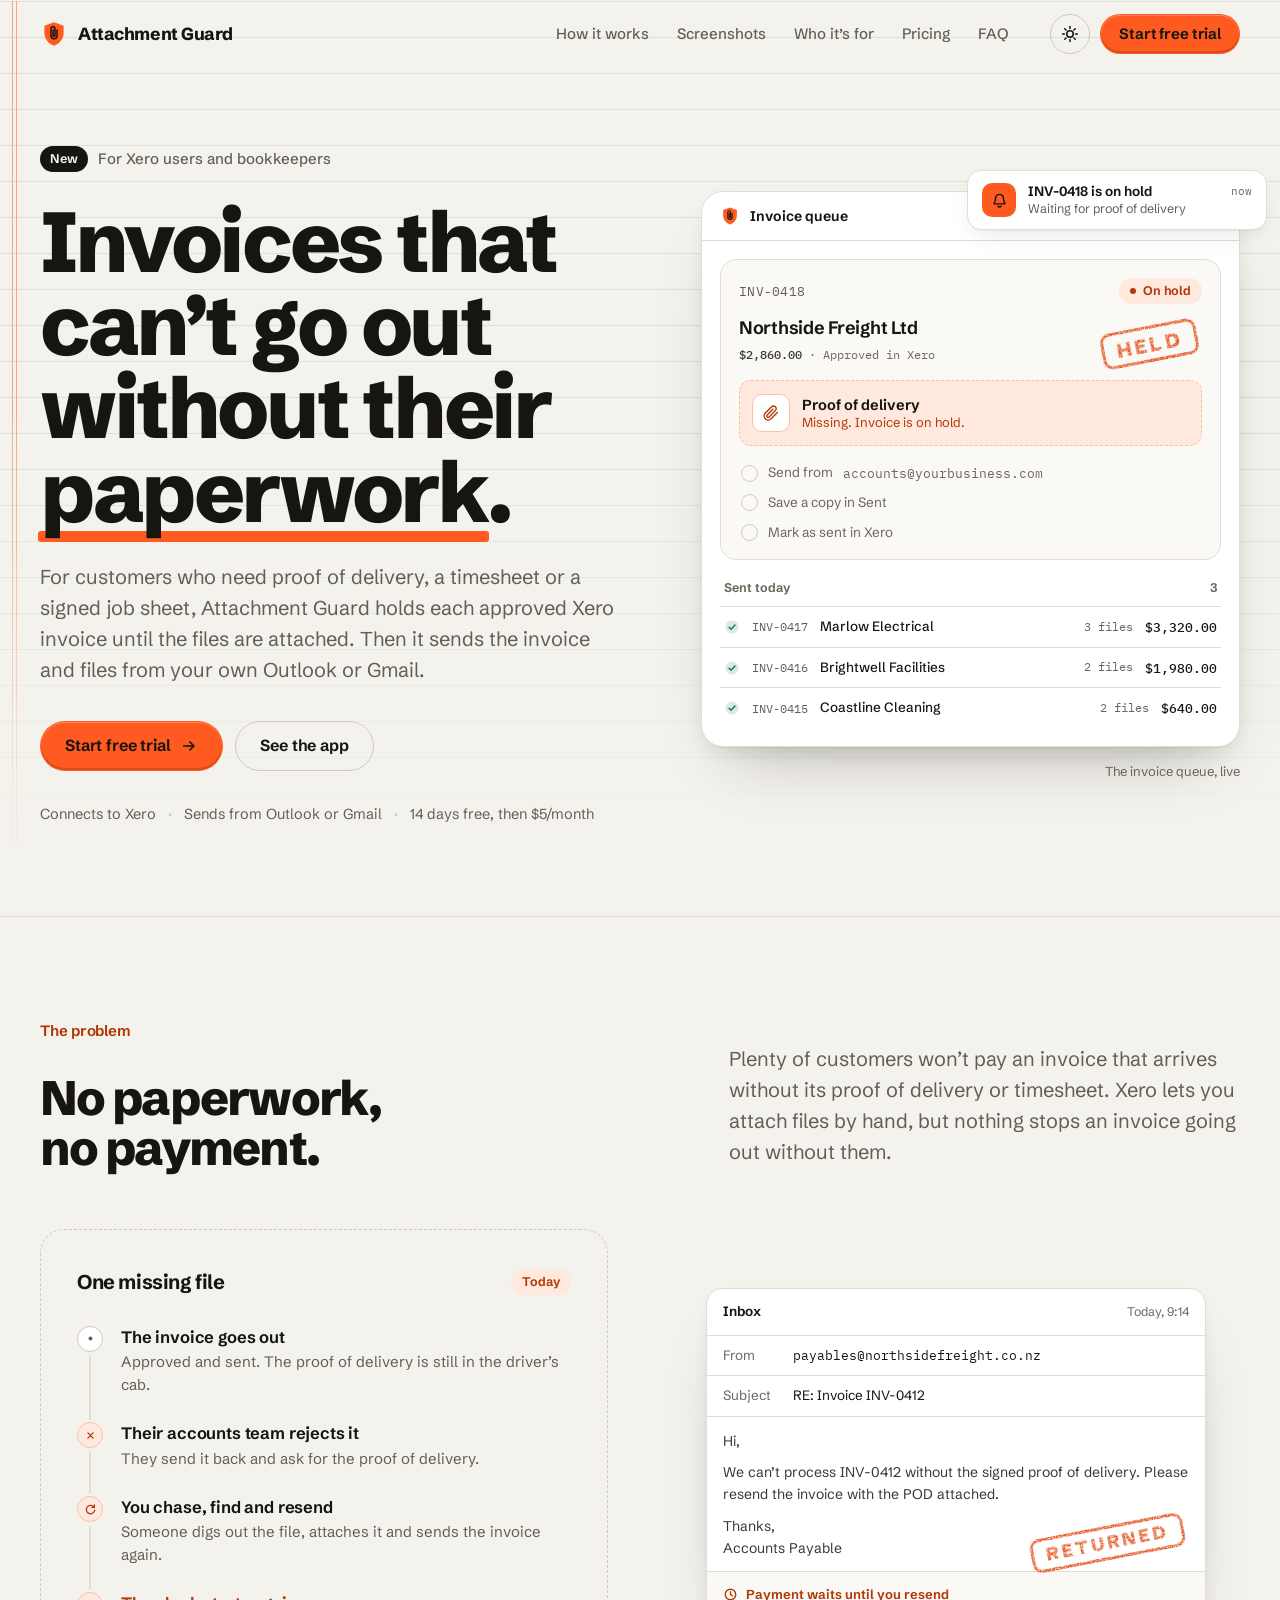
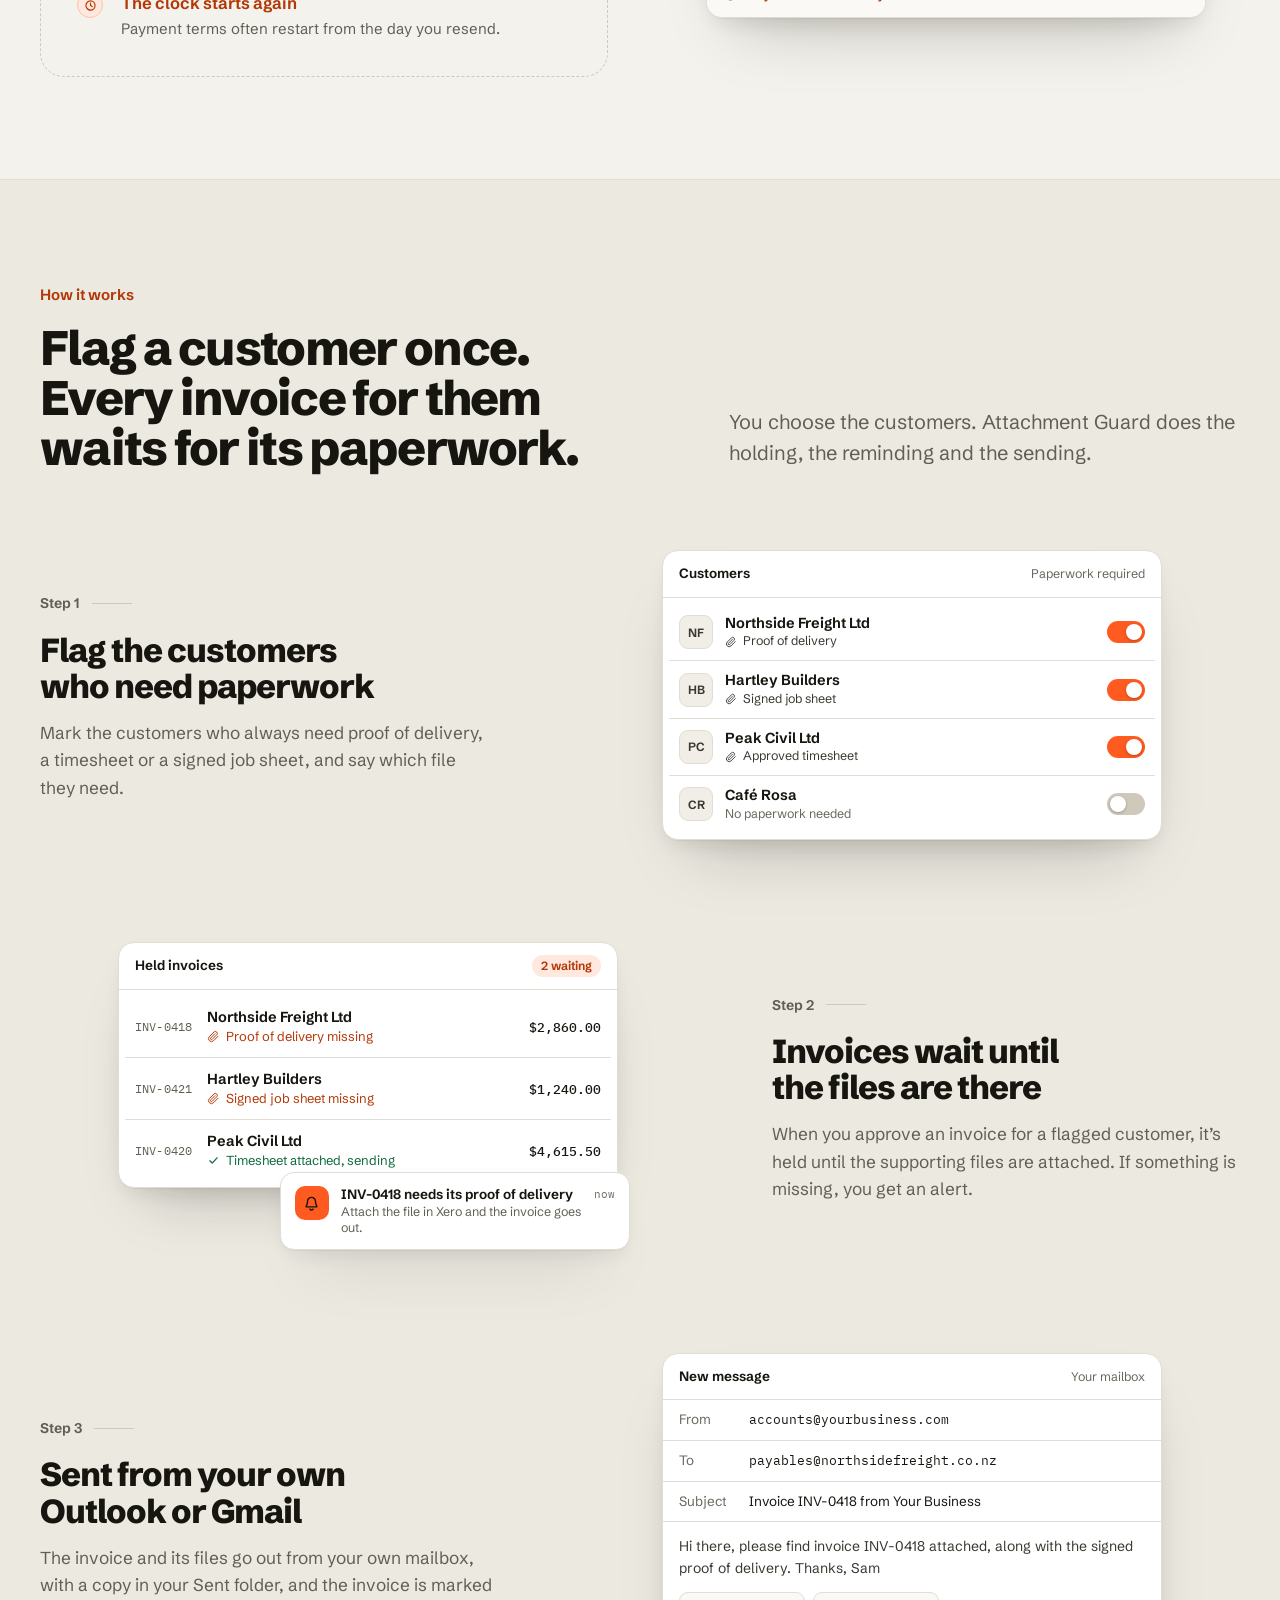
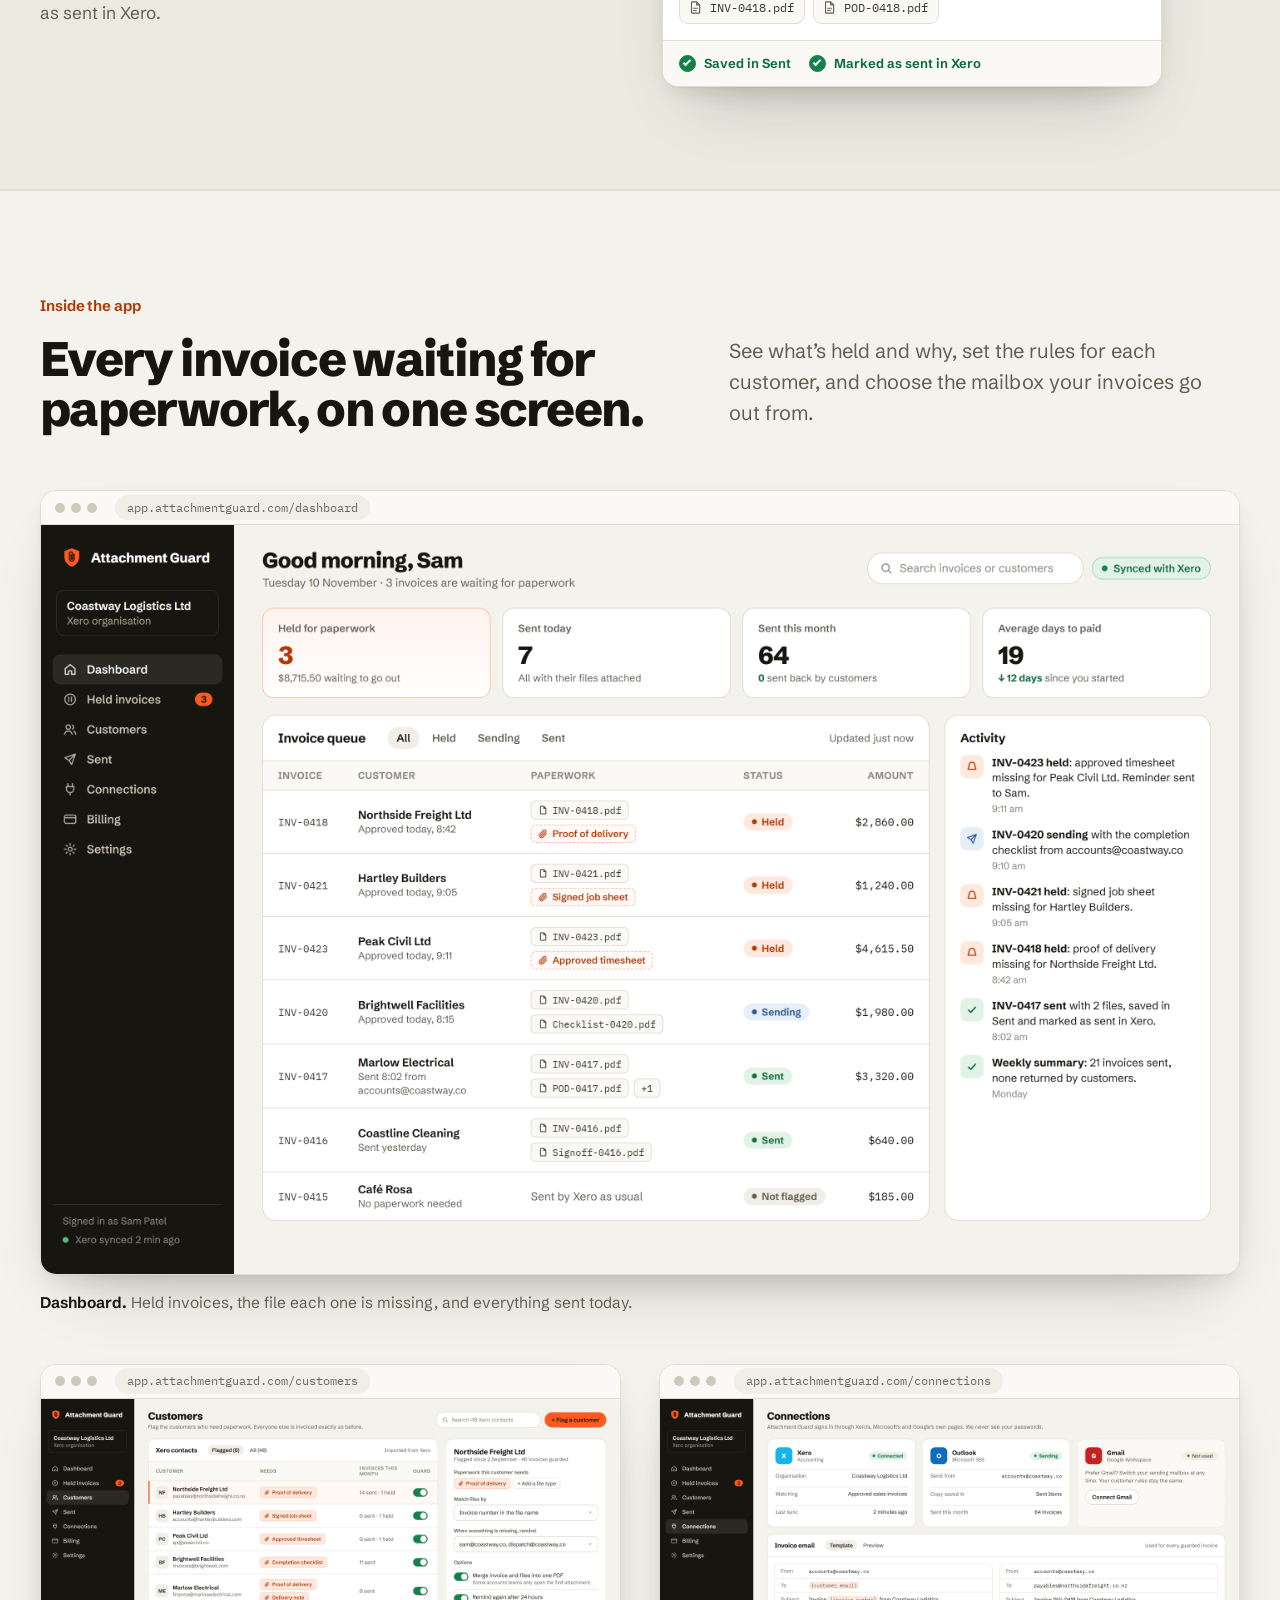
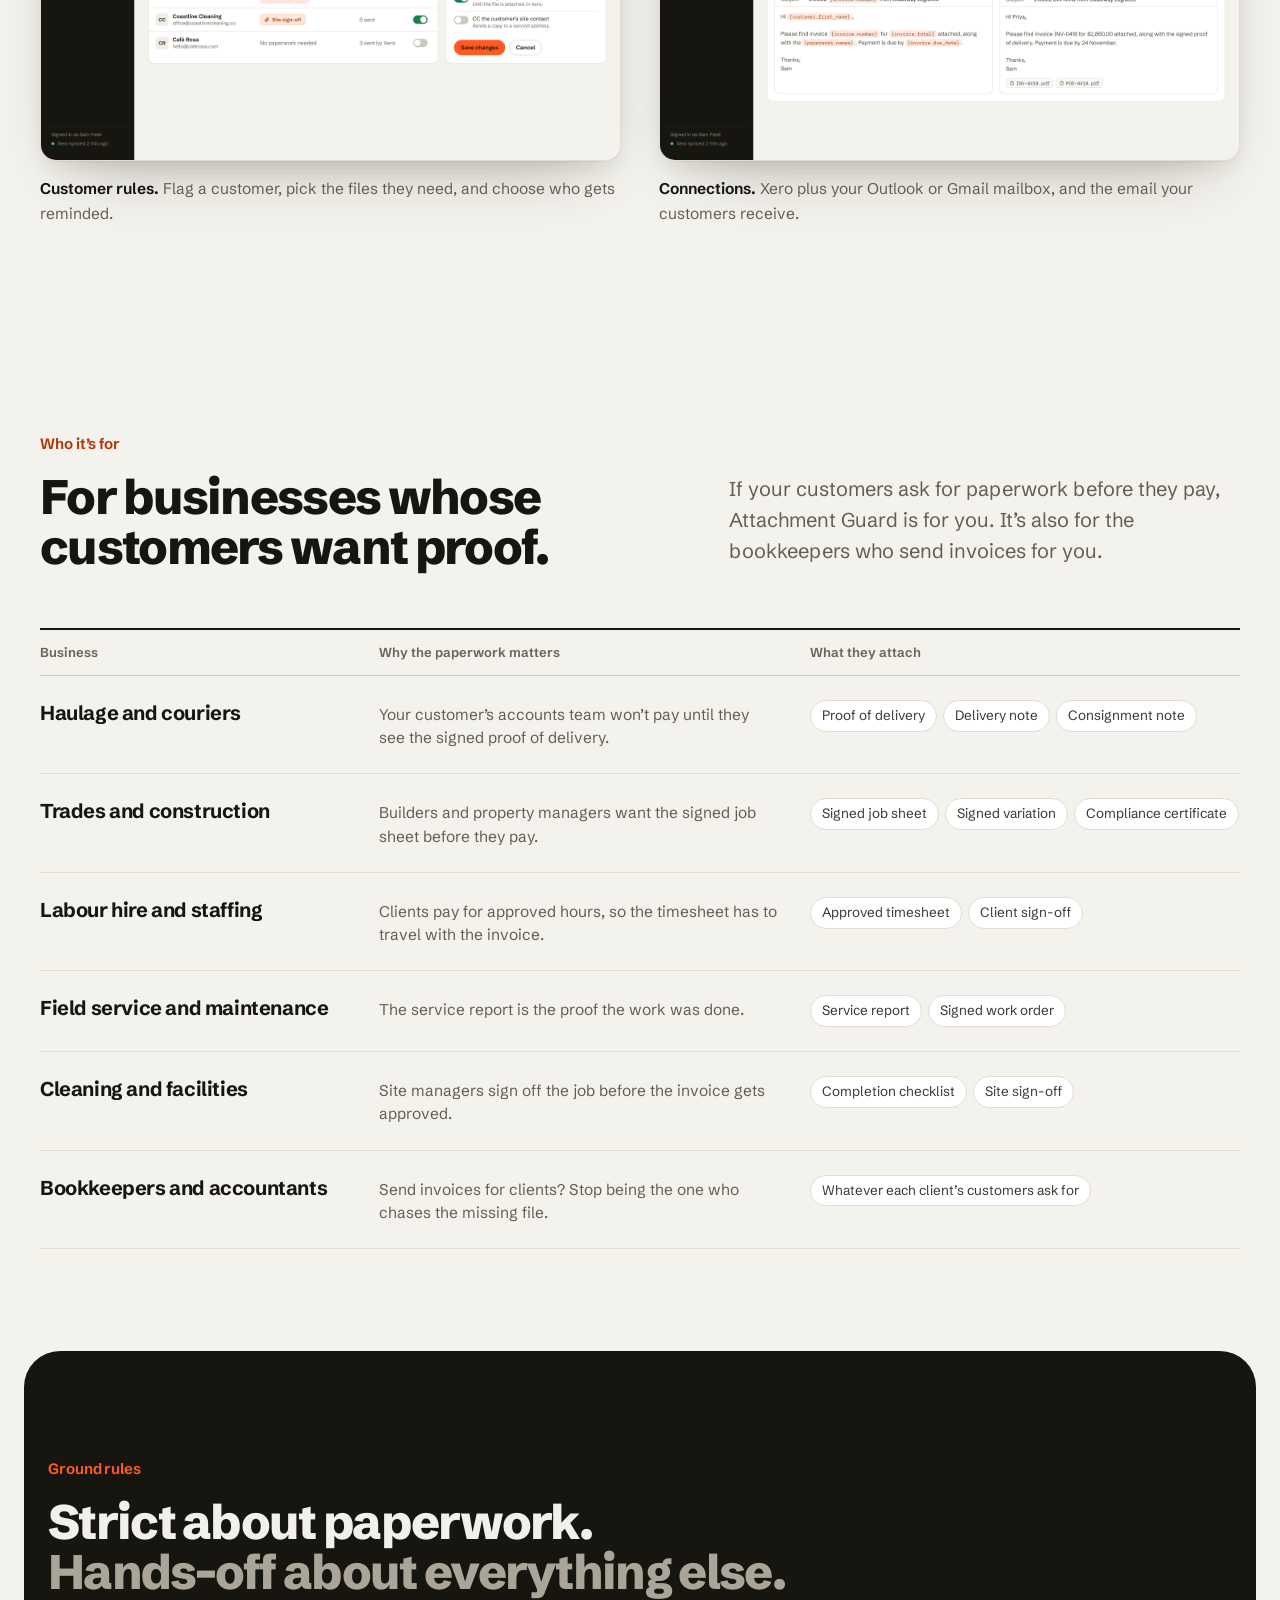
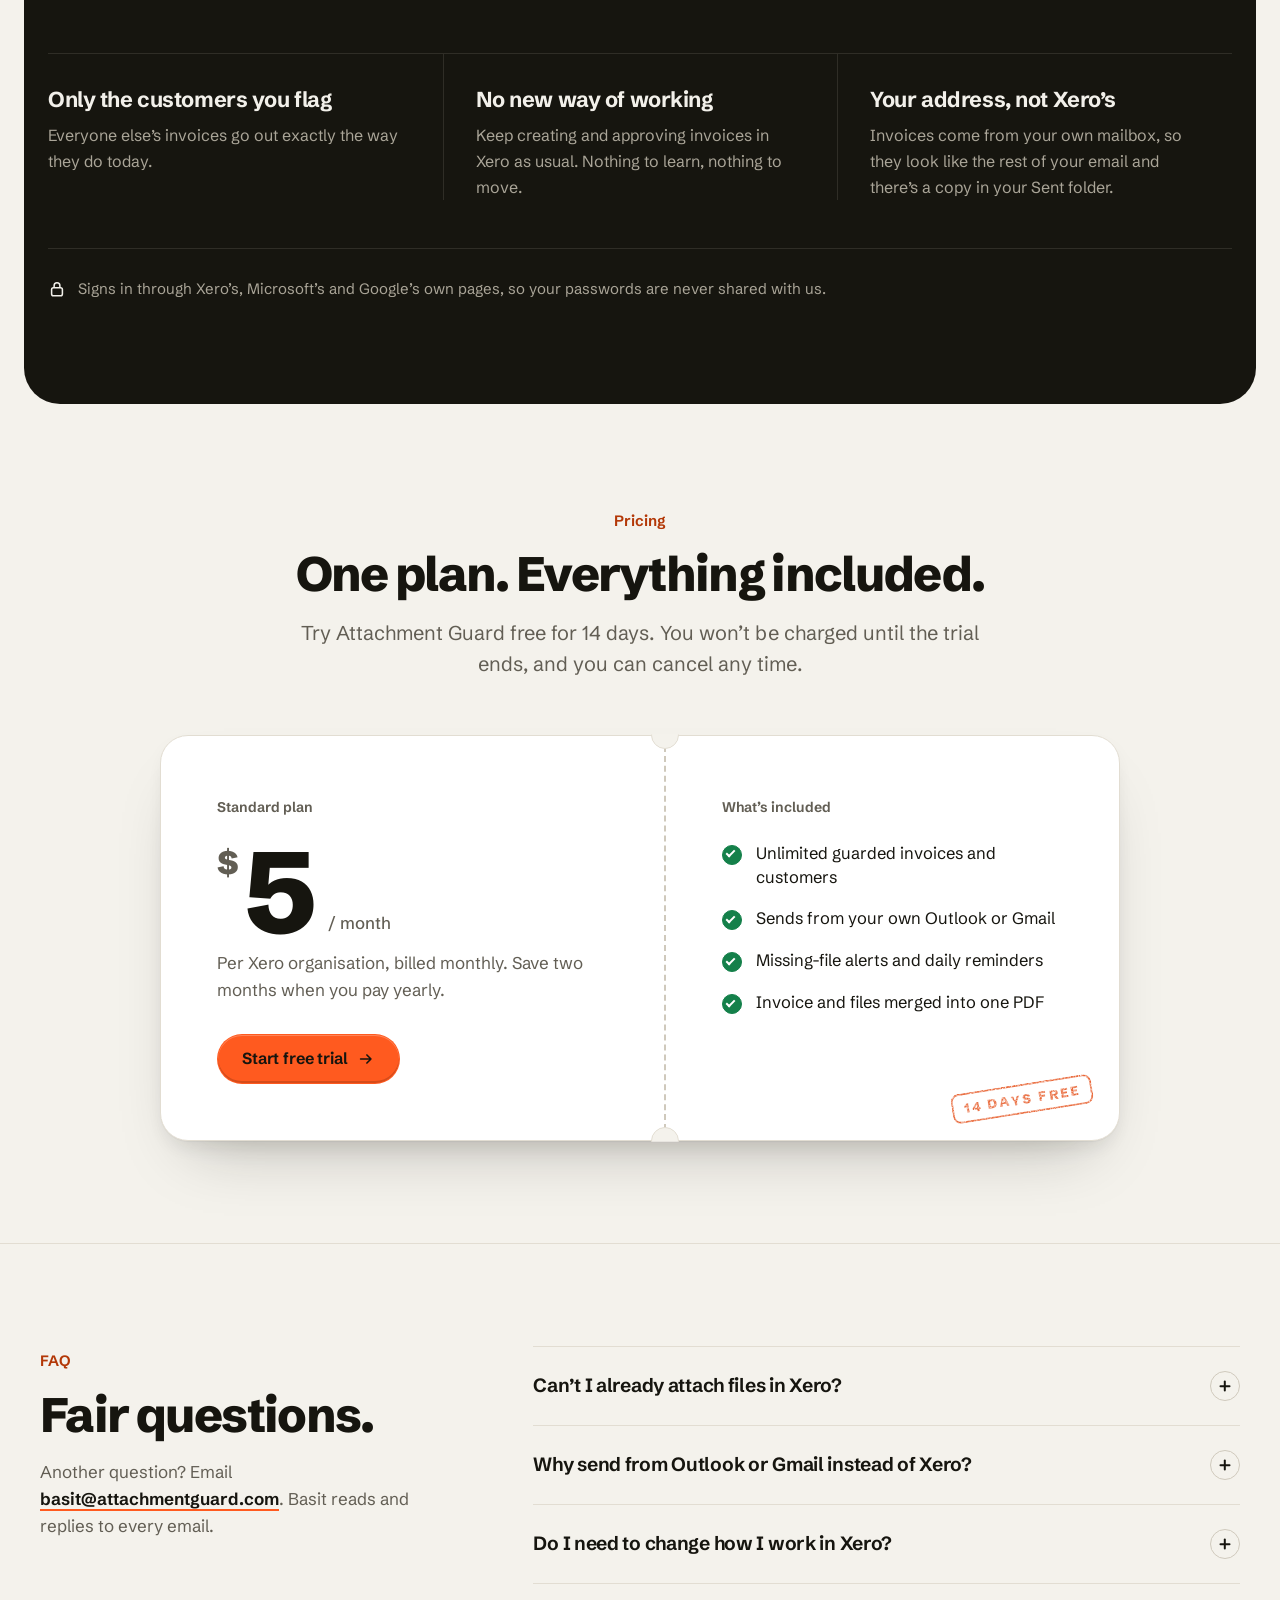
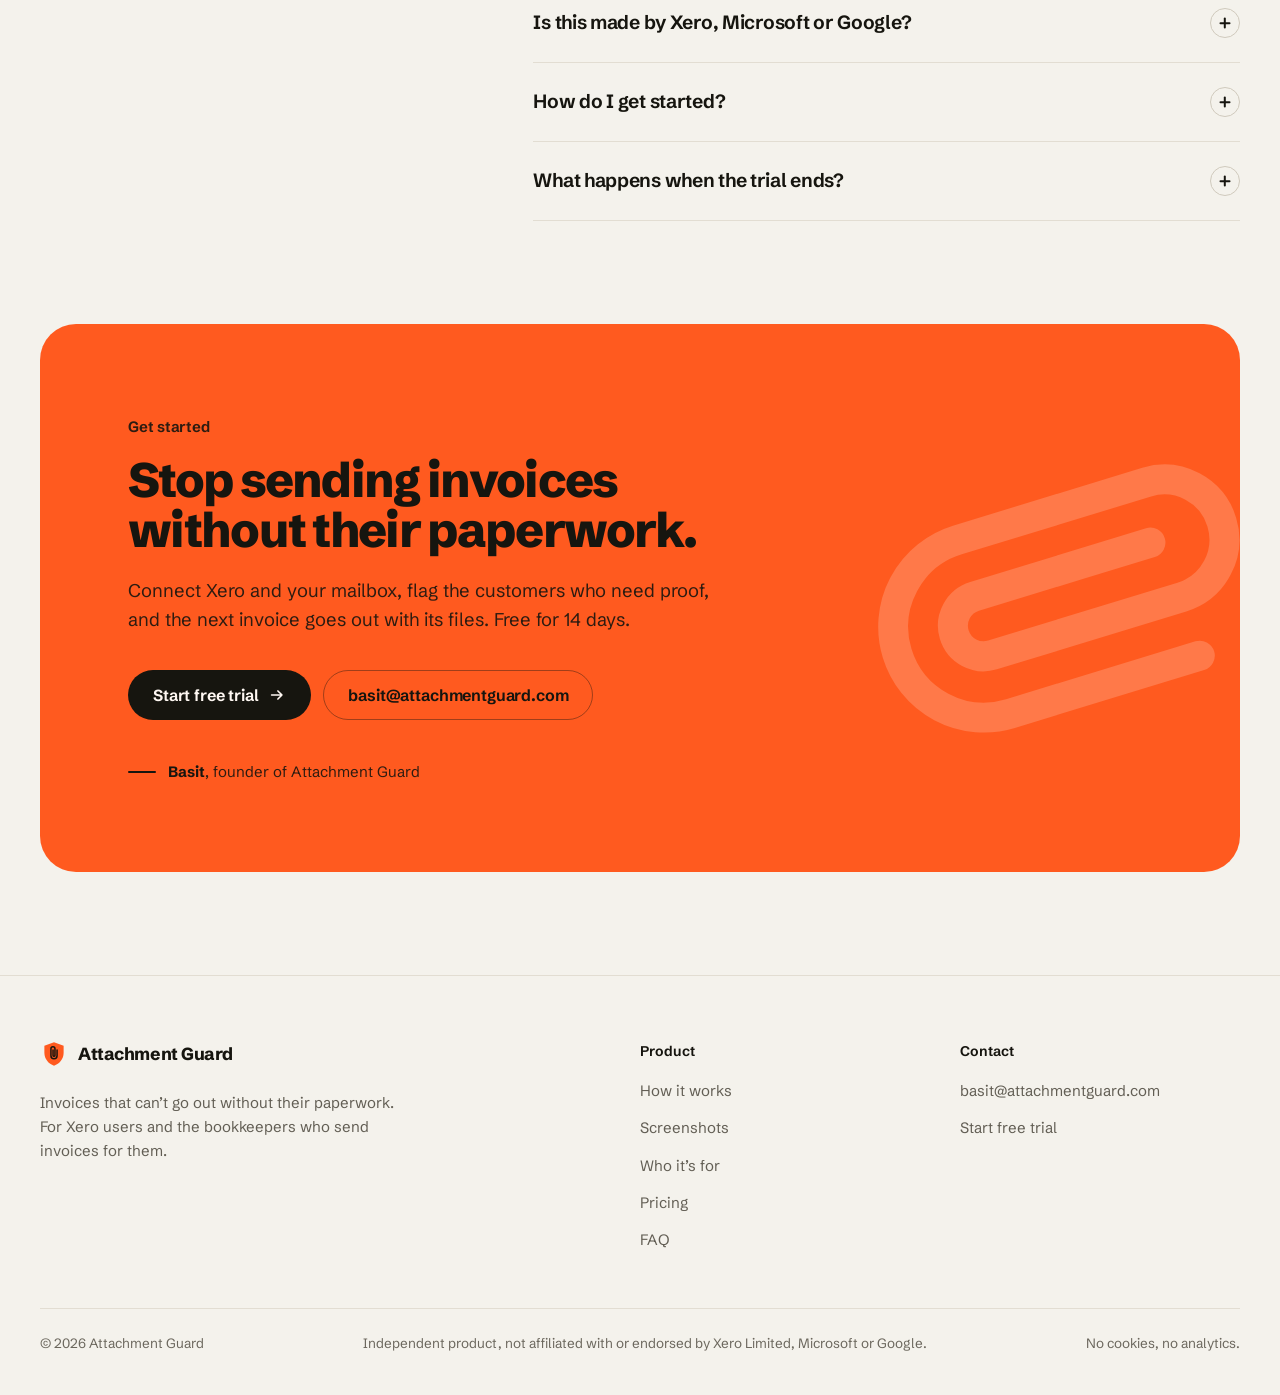
<file: index.html>
<!doctype html>
<html lang="en">
<head>
  <meta charset="utf-8">
  <meta name="viewport" content="width=device-width, initial-scale=1">
  <title>Attachment Guard – Invoices that can’t go out without their paperwork</title>
  <meta name="description" content="Attachment Guard holds Xero invoices until the proof of delivery, timesheet or signed job sheet is attached, then sends them from your own Outlook or Gmail. Try it free for 14 days.">
  <link rel="canonical" href="https://attachmentguard.com/">
  <meta name="color-scheme" content="light dark">
  <meta name="theme-color" content="#f4f2ec">
  <link rel="icon" href="favicon.svg" type="image/svg+xml">
  <link rel="apple-touch-icon" href="apple-touch-icon.png">
  <link rel="preload" href="assets/fonts/schibsted-grotesk-latin.woff2" as="font" type="font/woff2" crossorigin>

  <meta property="og:type" content="website">
  <meta property="og:site_name" content="Attachment Guard">
  <meta property="og:url" content="https://attachmentguard.com/">
  <meta property="og:title" content="Attachment Guard – Invoices that can’t go out without their paperwork">
  <meta property="og:description" content="Holds Xero invoices until the proof of delivery, timesheet or job sheet is attached, then sends them from your own Outlook or Gmail.">
  <meta property="og:image" content="https://attachmentguard.com/og.png">
  <meta property="og:image:width" content="1200">
  <meta property="og:image:height" content="630">
  <meta property="og:image:alt" content="Attachment Guard: invoices that can’t go out without their paperwork.">
  <meta name="twitter:card" content="summary_large_image">

  <script>
    /* Pick the theme before first paint so there is no flash. */
    (function () {
      var root = document.documentElement, saved = null;
      root.classList.add('js');
      try { saved = localStorage.getItem('ag-theme'); } catch (e) {}
      var theme = saved === 'light' || saved === 'dark' ? saved
        : (window.matchMedia && matchMedia('(prefers-color-scheme: dark)').matches ? 'dark' : 'light');
      root.setAttribute('data-theme', theme);
      // If app.js never runs, show everything rather than leave reveals hidden.
      setTimeout(function () { if (!root.classList.contains('js-ready')) root.classList.remove('js'); }, 3000);
      var meta = document.querySelector('meta[name="theme-color"]');
      if (meta) meta.setAttribute('content', theme === 'dark' ? '#0f0e0c' : '#f4f2ec');
    })();
  </script>
  <link rel="stylesheet" href="assets/styles.css?v=6">
  <script src="assets/app.js?v=4" defer></script>
</head>
<body>
  <a class="skip" href="#main">Skip to content</a>

  <svg width="0" height="0" style="position:absolute" aria-hidden="true" focusable="false">
    <defs>
      <symbol id="i-arrow" viewBox="0 0 20 20"><path d="M4 10h11.5M11 5.5 15.5 10 11 14.5" fill="none" stroke="currentColor" stroke-width="1.8" stroke-linecap="round" stroke-linejoin="round"/></symbol>
      <symbol id="i-check" viewBox="0 0 20 20"><path d="m4.5 10.5 3.6 3.6 7.4-8.2" fill="none" stroke="currentColor" stroke-width="2" stroke-linecap="round" stroke-linejoin="round"/></symbol>
      <symbol id="i-check-circle" viewBox="0 0 20 20"><circle cx="10" cy="10" r="8.25" fill="currentColor" opacity=".16"/><path d="m6.4 10.3 2.5 2.5 4.8-5.3" fill="none" stroke="currentColor" stroke-width="1.9" stroke-linecap="round" stroke-linejoin="round"/></symbol>
      <symbol id="i-clip" viewBox="0 0 24 24"><path d="m20.5 11.4-8.4 8.4a5.4 5.4 0 0 1-7.7-7.7l8.4-8.4a3.6 3.6 0 0 1 5.1 5.1l-8.4 8.4a1.8 1.8 0 0 1-2.6-2.6l7.8-7.8" fill="none" stroke="currentColor" stroke-width="1.8" stroke-linecap="round" stroke-linejoin="round"/></symbol>
      <symbol id="i-file" viewBox="0 0 20 20"><path d="M5.5 2.5h6l4 4v10.2a.8.8 0 0 1-.8.8H5.5a.8.8 0 0 1-.8-.8V3.3a.8.8 0 0 1 .8-.8Z" fill="none" stroke="currentColor" stroke-width="1.5" stroke-linejoin="round"/><path d="M11.5 2.5v4h4" fill="none" stroke="currentColor" stroke-width="1.5" stroke-linejoin="round"/><path d="M7.5 11h5M7.5 14h3.5" stroke="currentColor" stroke-width="1.5" stroke-linecap="round"/></symbol>
      <symbol id="i-bell" viewBox="0 0 20 20"><path d="M10 2.8a4.7 4.7 0 0 0-4.7 4.7c0 2.6-.7 4.4-1.5 5.5-.3.4 0 1 .5 1h11.4c.5 0 .8-.6.5-1-.8-1.1-1.5-2.9-1.5-5.5A4.7 4.7 0 0 0 10 2.8Z" fill="none" stroke="currentColor" stroke-width="1.7" stroke-linejoin="round"/><path d="M8.2 16.6a2 2 0 0 0 3.6 0" fill="none" stroke="currentColor" stroke-width="1.7" stroke-linecap="round"/></symbol>
      <symbol id="i-x" viewBox="0 0 20 20"><path d="m6 6 8 8M14 6l-8 8" fill="none" stroke="currentColor" stroke-width="2" stroke-linecap="round"/></symbol>
      <symbol id="i-redo" viewBox="0 0 20 20"><path d="M15.5 6.5A6.5 6.5 0 1 0 16.5 11" fill="none" stroke="currentColor" stroke-width="1.9" stroke-linecap="round"/><path d="M16 3v3.8h-3.8" fill="none" stroke="currentColor" stroke-width="1.9" stroke-linecap="round" stroke-linejoin="round"/></symbol>
      <symbol id="i-clock" viewBox="0 0 20 20"><circle cx="10" cy="10" r="7" fill="none" stroke="currentColor" stroke-width="1.8"/><path d="M10 6.2V10l2.6 1.7" fill="none" stroke="currentColor" stroke-width="1.8" stroke-linecap="round" stroke-linejoin="round"/></symbol>
      <symbol id="i-dot" viewBox="0 0 20 20"><circle cx="10" cy="10" r="3" fill="currentColor"/></symbol>
      <symbol id="i-lock" viewBox="0 0 20 20"><rect x="4" y="8.5" width="12" height="9" rx="2" fill="none" stroke="currentColor" stroke-width="1.7"/><path d="M6.8 8.5V6.3a3.2 3.2 0 0 1 6.4 0v2.2" fill="none" stroke="currentColor" stroke-width="1.7"/></symbol>
      <symbol id="i-logo" viewBox="0 0 32 32"><path class="logo-shield" d="M16 2.5 5 6.5v8.2c0 7.1 4.7 12.6 11 14.8 6.3-2.2 11-7.7 11-14.8V6.5L16 2.5z"/><path class="logo-clip" d="M19.5 11.5v6.5a3.5 3.5 0 0 1-7 0V10a2.3 2.3 0 0 1 4.6 0v7.6a1.1 1.1 0 0 1-2.2 0v-6.1" fill="none" stroke-width="1.7" stroke-linecap="round" stroke-linejoin="round"/></symbol>
    </defs>
  </svg>

  <header class="site-header">
    <div class="container header-inner">
      <a class="brand" href="#top" aria-label="Attachment Guard, back to top">
        <svg aria-hidden="true"><use href="#i-logo"/></svg>
        <span>Attachment Guard</span>
      </a>
      <nav class="nav" aria-label="Main">
        <a href="#how">How it works</a>
        <a href="#product">Screenshots</a>
        <a href="#who">Who it’s for</a>
        <a href="#pricing">Pricing</a>
        <a href="#faq">FAQ</a>
      </nav>
      <div class="header-actions">
        <button class="icon-btn theme-toggle" type="button" aria-label="Switch to dark theme">
          <svg class="i-sun" viewBox="0 0 20 20" aria-hidden="true"><circle cx="10" cy="10" r="3.6" fill="none" stroke="currentColor" stroke-width="1.7"/><path d="M10 1.8v2M10 16.2v2M1.8 10h2M16.2 10h2M4.2 4.2l1.4 1.4M14.4 14.4l1.4 1.4M4.2 15.8l1.4-1.4M14.4 5.6l1.4-1.4" stroke="currentColor" stroke-width="1.7" stroke-linecap="round"/></svg>
          <svg class="i-moon" viewBox="0 0 20 20" aria-hidden="true"><path d="M16.4 12.6A6.9 6.9 0 0 1 7.4 3.6a7 7 0 1 0 9 9Z" fill="none" stroke="currentColor" stroke-width="1.7" stroke-linejoin="round"/></svg>
        </button>
        <a class="btn btn-primary btn-sm header-cta" href="checkout.html">Start free trial</a>
        <button class="icon-btn menu-btn" type="button" aria-expanded="false" aria-controls="mobile-nav" aria-label="Open menu">
          <svg class="i-menu" viewBox="0 0 20 20" aria-hidden="true"><path d="M3.5 7h13M3.5 13h13" stroke="currentColor" stroke-width="1.8" stroke-linecap="round"/></svg>
          <svg class="i-close" viewBox="0 0 20 20" aria-hidden="true"><use href="#i-x"/></svg>
        </button>
      </div>
    </div>
    <nav class="mobile-nav container" id="mobile-nav" aria-label="Mobile">
      <a href="#how">How it works</a>
      <a href="#product">Screenshots</a>
      <a href="#who">Who it’s for</a>
      <a href="#pricing">Pricing</a>
      <a href="#faq">FAQ</a>
      <a class="btn btn-primary" href="checkout.html">Start free trial <svg class="arrow" aria-hidden="true"><use href="#i-arrow"/></svg></a>
    </nav>
  </header>

  <main id="main">
    <!-- Hero -->
    <section class="hero" aria-labelledby="hero-title">
      <div class="hero-bg" aria-hidden="true"></div>
      <div class="container hero-grid">
        <div class="hero-copy">
          <p class="kicker" data-load style="--i:0"><span class="kicker-tag">New</span>For Xero users and bookkeepers</p>
          <h1 class="display hero-title" id="hero-title">
            <span class="visually-hidden">Invoices that can’t go out without their paperwork.</span>
            <span aria-hidden="true"><span class="w" style="--i:1">Invoices</span> <span class="w" style="--i:2">that</span> <span class="w" style="--i:3">can’t</span> <span class="w" style="--i:4">go</span> <span class="w" style="--i:5">out</span> <span class="w" style="--i:6">without</span> <span class="w" style="--i:7">their</span> <span class="w" style="--i:8"><span class="mark">paperwork</span>.</span></span>
          </h1>
          <p class="lede" data-load style="--i:9">For customers who need proof of delivery, a timesheet or a signed job sheet, Attachment Guard holds each approved Xero invoice until the files are attached. Then it sends the invoice and files from your own Outlook or Gmail.</p>
          <div class="cta-row" data-load style="--i:10">
            <a class="btn btn-primary" href="checkout.html">Start free trial <svg class="arrow" aria-hidden="true"><use href="#i-arrow"/></svg></a>
            <a class="btn btn-secondary" href="#product">See the app</a>
          </div>
          <ul class="hero-points" data-load style="--i:11">
            <li>Connects to Xero</li>
            <li>Sends from Outlook or Gmail</li>
            <li>14 days free, then $5/month</li>
          </ul>
        </div>

        <div class="console-wrap" data-load style="--i:6">
          <div class="console" role="img" aria-label="Illustration: an approved invoice for Northside Freight is held because its proof of delivery is missing. The file is attached, the invoice is released, sent from your own mailbox with a copy in Sent, and marked as sent in Xero.">
            <div class="console-head" aria-hidden="true">
              <span class="console-title"><svg><use href="#i-logo"/></svg>Invoice queue</span>
              <span class="sync"><i class="pulse"></i>Synced with Xero</span>
            </div>
            <div class="console-body" aria-hidden="true">
              <article class="inv-card" data-card>
                <div class="inv-top">
                  <span class="inv-no" data-f="no">INV-0418</span>
                  <span class="status is-checking" data-f="status"><i class="dot"></i><span data-f="status-text">Checking paperwork</span></span>
                </div>
                <div class="inv-cust" data-f="cust">Northside Freight Ltd</div>
                <div class="inv-sub"><b data-f="amt">$2,860.00</b> · Approved in Xero</div>
                <div class="dropzone">
                  <span class="dz-icon">
                    <svg class="i-clip"><use href="#i-clip"/></svg>
                    <svg class="i-check"><use href="#i-check"/></svg>
                  </span>
                  <span class="dz-text">
                    <b data-f="doc">Proof of delivery</b>
                    <span data-f="dz-state">Required for this customer</span>
                  </span>
                  <span class="dz-file"><svg><use href="#i-file"/></svg><span data-f="file">POD-0418.pdf</span> <small data-f="size">214 KB</small></span>
                </div>
                <ol class="send-steps">
                  <li><i class="tick"></i>Send from <span class="addr">accounts@yourbusiness.com</span></li>
                  <li><i class="tick"></i>Save a copy in Sent</li>
                  <li><i class="tick"></i>Mark as sent in Xero</li>
                </ol>
                <span class="stamp stamp-held">Held</span>
                <span class="stamp stamp-ok">Released</span>
              </article>

              <div class="sent">
                <div class="sent-head"><span>Sent today</span><span data-f="count">3</span></div>
                <ul class="sent-list" data-sent>
                  <li><svg class="s-ok"><use href="#i-check-circle"/></svg><span class="s-no">INV-0417</span><span class="s-cust">Marlow Electrical</span><span class="s-files">3 files</span><span class="s-amt">$3,320.00</span></li>
                  <li><svg class="s-ok"><use href="#i-check-circle"/></svg><span class="s-no">INV-0416</span><span class="s-cust">Brightwell Facilities</span><span class="s-files">2 files</span><span class="s-amt">$1,980.00</span></li>
                  <li><svg class="s-ok"><use href="#i-check-circle"/></svg><span class="s-no">INV-0415</span><span class="s-cust">Coastline Cleaning</span><span class="s-files">2 files</span><span class="s-amt">$640.00</span></li>
                </ul>
              </div>
            </div>
            <div class="toast" aria-hidden="true">
              <span class="toast-icon"><svg><use href="#i-bell"/></svg></span>
              <span class="toast-text"><b data-f="toast-title">INV-0418 is on hold</b><span data-f="toast-body">Waiting for proof of delivery</span></span>
              <span class="toast-time">now</span>
            </div>
          </div>
          <p class="console-caption">The invoice queue, live</p>
        </div>
      </div>
    </section>

    <!-- Problem -->
    <section class="section problem" id="problem" aria-labelledby="problem-title">
      <div class="container">
        <div class="section-head split" data-reveal>
          <span class="label">The problem</span>
          <h2 class="h2" id="problem-title">No paperwork, no payment.</h2>
          <p class="lede">Plenty of customers won’t pay an invoice that arrives without its proof of delivery or timesheet. Xero lets you attach files by hand, but nothing stops an invoice going out without them.</p>
        </div>

        <div class="compare">
          <div class="lane lane-before" data-reveal>
            <div class="lane-head">
              <span class="lane-title">One missing file</span>
              <span class="pill pill-bad">Today</span>
            </div>
            <ol class="timeline">
              <li style="--d:0"><span class="node" aria-hidden="true"><svg><use href="#i-dot"/></svg></span><b>The invoice goes out</b><span>Approved and sent. The proof of delivery is still in the driver’s cab.</span></li>
              <li style="--d:1"><span class="node bad" aria-hidden="true"><svg><use href="#i-x"/></svg></span><b>Their accounts team rejects it</b><span>They send it back and ask for the proof of delivery.</span></li>
              <li style="--d:2"><span class="node bad" aria-hidden="true"><svg><use href="#i-redo"/></svg></span><b>You chase, find and resend</b><span>Someone digs out the file, attaches it and sends the invoice again.</span></li>
              <li style="--d:3"><span class="node bad" aria-hidden="true"><svg><use href="#i-clock"/></svg></span><b>The clock starts again</b><span>Payment terms often restart from the day you resend.</span></li>
            </ol>
          </div>
          <div class="step-visual problem-visual" data-reveal style="--d:1" role="img" aria-label="Illustration: an email from a customer's accounts team sending invoice INV-0412 back because the signed proof of delivery wasn't attached.">
            <div class="ui mail-ui" aria-hidden="true">
              <div class="ui-head"><span>Inbox</span><span class="ui-meta">Today, 9:14</span></div>
              <div class="mail-row"><span class="k">From</span><span class="v mono">payables@northsidefreight.co.nz</span></div>
              <div class="mail-row"><span class="k">Subject</span><span class="v">RE: Invoice INV-0412</span></div>
              <div class="mail-body">
                <p>Hi,</p>
                <p>We can’t process INV-0412 without the signed proof of delivery. Please resend the invoice with the POD attached.</p>
                <p>Thanks,<br>Accounts Payable</p>
              </div>
              <div class="mail-foot is-bad"><span style="--d:0"><svg><use href="#i-clock"/></svg>Payment waits until you resend</span></div>
              <span class="stamp stamp-held mail-stamp">Returned</span>
            </div>
          </div>
        </div>
      </div>
    </section>

    <!-- How it works -->
    <section class="section how" id="how" aria-labelledby="how-title">
      <div class="container">
        <div class="section-head split" data-reveal>
          <span class="label">How it works</span>
          <h2 class="h2" id="how-title">Flag a customer once. Every invoice for them waits for its paperwork.</h2>
          <p class="lede">You choose the customers. Attachment Guard does the holding, the reminding and the sending.</p>
        </div>

        <ol class="steps">
          <li class="step">
            <div class="step-copy" data-reveal>
              <span class="step-no">Step 1</span>
              <h3>Flag the customers who need paperwork</h3>
              <p>Mark the customers who always need proof of delivery, a timesheet or a signed job sheet, and say which file they need.</p>
            </div>
            <div class="step-visual" data-reveal style="--d:1" role="img" aria-label="Illustration: a customer list where three customers are flagged with the paperwork they need, and one is not flagged.">
              <div class="ui" aria-hidden="true">
                <div class="ui-head"><span>Customers</span><span class="ui-meta">Paperwork required</span></div>
                <ul class="cust-list">
                  <li class="cust-on" style="--d:0"><span class="avatar">NF</span><span class="cust-info"><b>Northside Freight Ltd</b><span class="req-tag"><svg><use href="#i-clip"/></svg>Proof of delivery</span></span><span class="switch"></span></li>
                  <li class="cust-on" style="--d:1"><span class="avatar">HB</span><span class="cust-info"><b>Hartley Builders</b><span class="req-tag"><svg><use href="#i-clip"/></svg>Signed job sheet</span></span><span class="switch"></span></li>
                  <li class="cust-on" style="--d:2"><span class="avatar">PC</span><span class="cust-info"><b>Peak Civil Ltd</b><span class="req-tag"><svg><use href="#i-clip"/></svg>Approved timesheet</span></span><span class="switch"></span></li>
                  <li><span class="avatar">CR</span><span class="cust-info"><b>Café Rosa</b><span class="req-tag">No paperwork needed</span></span><span class="switch"></span></li>
                </ul>
              </div>
            </div>
          </li>

          <li class="step">
            <div class="step-copy" data-reveal>
              <span class="step-no">Step 2</span>
              <h3>Invoices wait until the files are there</h3>
              <p>When you approve an invoice for a flagged customer, it’s held until the supporting files are attached. If something is missing, you get an alert.</p>
            </div>
            <div class="step-visual" data-reveal style="--d:1" role="img" aria-label="Illustration: a list of held invoices, each waiting for its paperwork, with an alert asking you to attach the proof of delivery in Xero.">
              <div class="hold-stack" aria-hidden="true">
                <div class="ui">
                  <div class="ui-head"><span>Held invoices</span><span class="count-badge">2 waiting</span></div>
                  <ul class="held-list">
                    <li style="--d:0"><span class="inv-no">INV-0418</span><span class="held-main"><b>Northside Freight Ltd</b><span class="held-need"><svg><use href="#i-clip"/></svg>Proof of delivery missing</span></span><span class="held-amt">$2,860.00</span></li>
                    <li style="--d:1"><span class="inv-no">INV-0421</span><span class="held-main"><b>Hartley Builders</b><span class="held-need"><svg><use href="#i-clip"/></svg>Signed job sheet missing</span></span><span class="held-amt">$1,240.00</span></li>
                    <li style="--d:2" class="is-ok"><span class="inv-no">INV-0420</span><span class="held-main"><b>Peak Civil Ltd</b><span class="held-need"><svg><use href="#i-check"/></svg>Timesheet attached, sending</span></span><span class="held-amt">$4,615.50</span></li>
                  </ul>
                </div>
                <div class="notif">
                  <span class="toast-icon"><svg><use href="#i-bell"/></svg></span>
                  <span class="toast-text"><b>INV-0418 needs its proof of delivery</b><span>Attach the file in Xero and the invoice goes out.</span></span>
                  <span class="toast-time">now</span>
                </div>
              </div>
            </div>
          </li>

          <li class="step">
            <div class="step-copy" data-reveal>
              <span class="step-no">Step 3</span>
              <h3>Sent from your own Outlook or Gmail</h3>
              <p>The invoice and its files go out from your own mailbox, with a copy in your Sent folder, and the invoice is marked as sent in Xero.</p>
            </div>
            <div class="step-visual" data-reveal style="--d:1" role="img" aria-label="Illustration: an email from accounts@yourbusiness.com with the invoice and proof of delivery attached, saved in Sent and marked as sent in Xero.">
              <div class="ui" aria-hidden="true">
                <div class="ui-head"><span>New message</span><span class="ui-meta">Your mailbox</span></div>
                <div class="mail-row"><span class="k">From</span><span class="v mono">accounts@yourbusiness.com</span></div>
                <div class="mail-row"><span class="k">To</span><span class="v mono">payables@northsidefreight.co.nz</span></div>
                <div class="mail-row"><span class="k">Subject</span><span class="v">Invoice INV-0418 from Your Business</span></div>
                <div class="mail-body">Hi there, please find invoice INV-0418 attached, along with the signed proof of delivery. Thanks, Sam</div>
                <div class="attach">
                  <span class="chip" style="--d:0"><svg><use href="#i-file"/></svg>INV-0418.pdf</span>
                  <span class="chip" style="--d:1"><svg><use href="#i-file"/></svg>POD-0418.pdf</span>
                </div>
                <div class="mail-foot">
                  <span style="--d:0"><i class="tick on"></i>Saved in Sent</span>
                  <span style="--d:1"><i class="tick on"></i>Marked as sent in Xero</span>
                </div>
              </div>
            </div>
          </li>
        </ol>
      </div>
    </section>

    <!-- Screenshots -->
    <section class="section shots" id="product" aria-labelledby="shots-title">
      <div class="container">
        <div class="section-head split" data-reveal>
          <span class="label">Inside the app</span>
          <h2 class="h2" id="shots-title">Every invoice waiting for paperwork, on one screen.</h2>
          <p class="lede">See what’s held and why, set the rules for each customer, and choose the mailbox your invoices go out from.</p>
        </div>

        <figure class="shot shot-main" data-reveal>
          <div class="shot-frame">
            <div class="shot-bar" aria-hidden="true"><i></i><i></i><i></i><span>app.attachmentguard.com/dashboard</span></div>
            <a class="shot-link" href="assets/screens/dashboard.png" target="_blank" rel="noopener">
              <img src="assets/screens/dashboard.png" width="2880" height="1800" loading="lazy" decoding="async" alt="Attachment Guard dashboard: three invoices held for missing paperwork, invoices sent today with their files, and an activity feed.">
            </a>
          </div>
          <figcaption><b>Dashboard.</b> Held invoices, the file each one is missing, and everything sent today.</figcaption>
        </figure>

        <div class="shot-grid">
          <figure class="shot" data-reveal style="--d:0">
            <div class="shot-frame">
              <div class="shot-bar" aria-hidden="true"><i></i><i></i><i></i><span>app.attachmentguard.com/customers</span></div>
              <a class="shot-link" href="assets/screens/customers.png" target="_blank" rel="noopener">
                <img src="assets/screens/customers.png" width="2880" height="1800" loading="lazy" decoding="async" alt="Customer rules: Xero contacts flagged with the paperwork they need, and the settings for Northside Freight Ltd.">
              </a>
            </div>
            <figcaption><b>Customer rules.</b> Flag a customer, pick the files they need, and choose who gets reminded.</figcaption>
          </figure>
          <figure class="shot" data-reveal style="--d:1">
            <div class="shot-frame">
              <div class="shot-bar" aria-hidden="true"><i></i><i></i><i></i><span>app.attachmentguard.com/connections</span></div>
              <a class="shot-link" href="assets/screens/connections.png" target="_blank" rel="noopener">
                <img src="assets/screens/connections.png" width="2880" height="1800" loading="lazy" decoding="async" alt="Connections: Xero connected, invoices sending from an Outlook mailbox, Gmail available, and the invoice email template.">
              </a>
            </div>
            <figcaption><b>Connections.</b> Xero plus your Outlook or Gmail mailbox, and the email your customers receive.</figcaption>
          </figure>
        </div>
      </div>
    </section>

    <!-- Who it's for -->
    <section class="section who" id="who" aria-labelledby="who-title">
      <div class="container">
        <div class="section-head split" data-reveal>
          <span class="label">Who it’s for</span>
          <h2 class="h2" id="who-title">For businesses whose customers want proof.</h2>
          <p class="lede">If your customers ask for paperwork before they pay, Attachment Guard is for you. It’s also for the bookkeepers who send invoices for you.</p>
        </div>

        <div class="tiles">
          <div class="ledger-head" aria-hidden="true"><span>Business</span><span>Why the paperwork matters</span><span>What they attach</span></div>
          <article class="tile" data-reveal style="--d:0">
            <h3>Haulage and couriers</h3>
            <p>Your customer’s accounts team won’t pay until they see the signed proof of delivery.</p>
            <ul class="docs"><li>Proof of delivery</li><li>Delivery note</li><li>Consignment note</li></ul>
          </article>
          <article class="tile" data-reveal style="--d:1">
            <h3>Trades and construction</h3>
            <p>Builders and property managers want the signed job sheet before they pay.</p>
            <ul class="docs"><li>Signed job sheet</li><li>Signed variation</li><li>Compliance certificate</li></ul>
          </article>
          <article class="tile" data-reveal style="--d:2">
            <h3>Labour hire and staffing</h3>
            <p>Clients pay for approved hours, so the timesheet has to travel with the invoice.</p>
            <ul class="docs"><li>Approved timesheet</li><li>Client sign-off</li></ul>
          </article>
          <article class="tile" data-reveal style="--d:0">
            <h3>Field service and maintenance</h3>
            <p>The service report is the proof the work was done.</p>
            <ul class="docs"><li>Service report</li><li>Signed work order</li></ul>
          </article>
          <article class="tile" data-reveal style="--d:1">
            <h3>Cleaning and facilities</h3>
            <p>Site managers sign off the job before the invoice gets approved.</p>
            <ul class="docs"><li>Completion checklist</li><li>Site sign-off</li></ul>
          </article>
          <article class="tile" data-reveal style="--d:2">
            <h3>Bookkeepers and accountants</h3>
            <p>Send invoices for clients? Stop being the one who chases the missing file.</p>
            <ul class="docs"><li>Whatever each client’s customers ask for</li></ul>
          </article>
        </div>
      </div>
    </section>

    <!-- Ground rules -->
    <div class="band-wrap">
      <section class="band" aria-labelledby="rules-title">
        <div class="container">
          <div class="section-head" data-reveal>
            <span class="label">Ground rules</span>
            <h2 class="h2" id="rules-title">Strict about paperwork. <em><span class="nowrap">Hands-off</span> about everything else.</em></h2>
          </div>
          <div class="rules">
            <div class="rule" data-reveal style="--d:0">
              <h3>Only the customers you flag</h3>
              <p>Everyone else’s invoices go out exactly the way they do today.</p>
            </div>
            <div class="rule" data-reveal style="--d:1">
              <h3>No new way of working</h3>
              <p>Keep creating and approving invoices in Xero as usual. Nothing to learn, nothing to move.</p>
            </div>
            <div class="rule" data-reveal style="--d:2">
              <h3>Your address, not Xero’s</h3>
              <p>Invoices come from your own mailbox, so they look like the rest of your email and there’s a copy in your Sent folder.</p>
            </div>
          </div>
          <p class="band-note" data-reveal><svg aria-hidden="true"><use href="#i-lock"/></svg>Signs in through Xero’s, Microsoft’s and Google’s own pages, so your passwords are never shared with us.</p>
        </div>
      </section>
    </div>

    <!-- Pricing -->
    <section class="section pricing" id="pricing" aria-labelledby="pricing-title">
      <div class="container">
        <div class="section-head" data-reveal>
          <span class="label">Pricing</span>
          <h2 class="h2" id="pricing-title">One plan. Everything included.</h2>
          <p class="lede">Try Attachment Guard free for 14 days. You won’t be charged until the trial ends, and you can cancel any time.</p>
        </div>

        <div class="ticket" data-reveal>
          <div class="ticket-main">
            <span class="stub-title">Standard plan</span>
            <p class="price"><span class="visually-hidden">$5 per month</span><span class="cur" aria-hidden="true">$</span><span class="amt" aria-hidden="true">5</span><span class="per" aria-hidden="true">/ month</span></p>
            <p>Per Xero organisation, billed monthly. Save two months when you pay yearly.</p>
            <a class="btn btn-primary" href="checkout.html">Start free trial <svg class="arrow" aria-hidden="true"><use href="#i-arrow"/></svg></a>
          </div>
          <div class="ticket-stub">
            <span class="stub-title">What’s included</span>
            <ul class="checks">
              <li><i class="tick on" aria-hidden="true"></i><span>Unlimited guarded invoices and customers</span></li>
              <li><i class="tick on" aria-hidden="true"></i><span>Sends from your own Outlook or Gmail</span></li>
              <li><i class="tick on" aria-hidden="true"></i><span>Missing-file alerts and daily reminders</span></li>
              <li><i class="tick on" aria-hidden="true"></i><span>Invoice and files merged into one PDF</span></li>
            </ul>
            <span class="ticket-stamp" aria-hidden="true">14 days free</span>
          </div>
        </div>
      </div>
    </section>

    <!-- FAQ -->
    <section class="section faq" id="faq" aria-labelledby="faq-title">
      <div class="container faq-grid">
        <div class="faq-aside" data-reveal>
          <span class="label">FAQ</span>
          <h2 class="h2" id="faq-title">Fair questions.</h2>
          <p>Another question? Email <a href="mailto:basit@attachmentguard.com">basit@attachmentguard.com</a>. Basit reads and replies to every email.</p>
        </div>
        <div class="qa-list" data-reveal style="--d:1">
          <details class="qa">
            <summary>Can’t I already attach files in Xero?<span class="plus" aria-hidden="true"></span></summary>
            <div class="answer"><p>You can, by hand. The problem is that nothing stops an invoice going out without them. Attachment Guard holds invoices for flagged customers until the files are there, so they can’t be forgotten.</p></div>
          </details>
          <details class="qa">
            <summary>Why send from Outlook or Gmail instead of Xero?<span class="plus" aria-hidden="true"></span></summary>
            <div class="answer"><p>Your customer gets the email from your own address, replies come straight to you, and you keep a copy in your Sent folder like any other email.</p></div>
          </details>
          <details class="qa">
            <summary>Do I need to change how I work in Xero?<span class="plus" aria-hidden="true"></span></summary>
            <div class="answer"><p>No. You keep creating and approving invoices in Xero as usual. Attachment Guard only steps in for the customers you’ve flagged.</p></div>
          </details>
          <details class="qa">
            <summary>Is this made by Xero, Microsoft or Google?<span class="plus" aria-hidden="true"></span></summary>
            <div class="answer"><p>No. Attachment Guard is an independent product. It connects to Xero and to your Outlook (Microsoft 365) or Gmail (Google Workspace) mailbox through their own sign-in pages, so your passwords are never shared with us.</p></div>
          </details>
          <details class="qa">
            <summary>How do I get started?<span class="plus" aria-hidden="true"></span></summary>
            <div class="answer"><p>Start the free trial, connect Xero and your Outlook or Gmail mailbox, and flag your first customer. Setup takes about five minutes.</p></div>
          </details>
          <details class="qa">
            <summary>What happens when the trial ends?<span class="plus" aria-hidden="true"></span></summary>
            <div class="answer"><p>You keep going on the Standard plan at $5 a month, or cancel from the Billing page in two clicks. Your invoices in Xero are never touched.</p></div>
          </details>
        </div>
      </div>
    </section>

    <!-- Call to action -->
    <section class="cta" id="contact" aria-labelledby="cta-title">
      <div class="container">
        <div class="cta-panel" data-reveal>
          <svg class="cta-clip" viewBox="0 0 24 24" aria-hidden="true"><use href="#i-clip"/></svg>
          <span class="label">Get started</span>
          <h2 class="h2" id="cta-title">Stop sending invoices without their paperwork.</h2>
          <p>Connect Xero and your mailbox, flag the customers who need proof, and the next invoice goes out with its files. Free for 14 days.</p>
          <div class="cta-row">
            <a class="btn btn-dark" href="checkout.html">Start free trial <svg class="arrow" aria-hidden="true"><use href="#i-arrow"/></svg></a>
            <a class="btn btn-line-dark" href="mailto:basit@attachmentguard.com">basit@attachmentguard.com</a>
          </div>
          <p class="signature"><b>Basit</b>, founder of Attachment Guard</p>
        </div>
      </div>
    </section>
  </main>

  <footer class="site-footer">
    <div class="container">
      <div class="footer-grid">
        <div class="footer-brand">
          <a class="brand" href="#top" aria-label="Attachment Guard, back to top"><svg aria-hidden="true"><use href="#i-logo"/></svg><span>Attachment Guard</span></a>
          <p>Invoices that can’t go out without their paperwork. For Xero users and the bookkeepers who send invoices for them.</p>
        </div>
        <div class="footer-col">
          <h2>Product</h2>
          <ul>
            <li><a href="#how">How it works</a></li>
            <li><a href="#product">Screenshots</a></li>
            <li><a href="#who">Who it’s for</a></li>
            <li><a href="#pricing">Pricing</a></li>
            <li><a href="#faq">FAQ</a></li>
          </ul>
        </div>
        <div class="footer-col">
          <h2>Contact</h2>
          <ul>
            <li><a href="mailto:basit@attachmentguard.com">basit@attachmentguard.com</a></li>
            <li><a href="checkout.html">Start free trial</a></li>
          </ul>
        </div>
      </div>
      <div class="footer-bottom">
        <span>© 2026 Attachment Guard</span>
        <span>Independent product, not affiliated with or endorsed by Xero Limited, Microsoft or Google.</span>
        <span>No cookies, no analytics.</span>
      </div>
    </div>
  </footer>
</body>
</html>
</file>
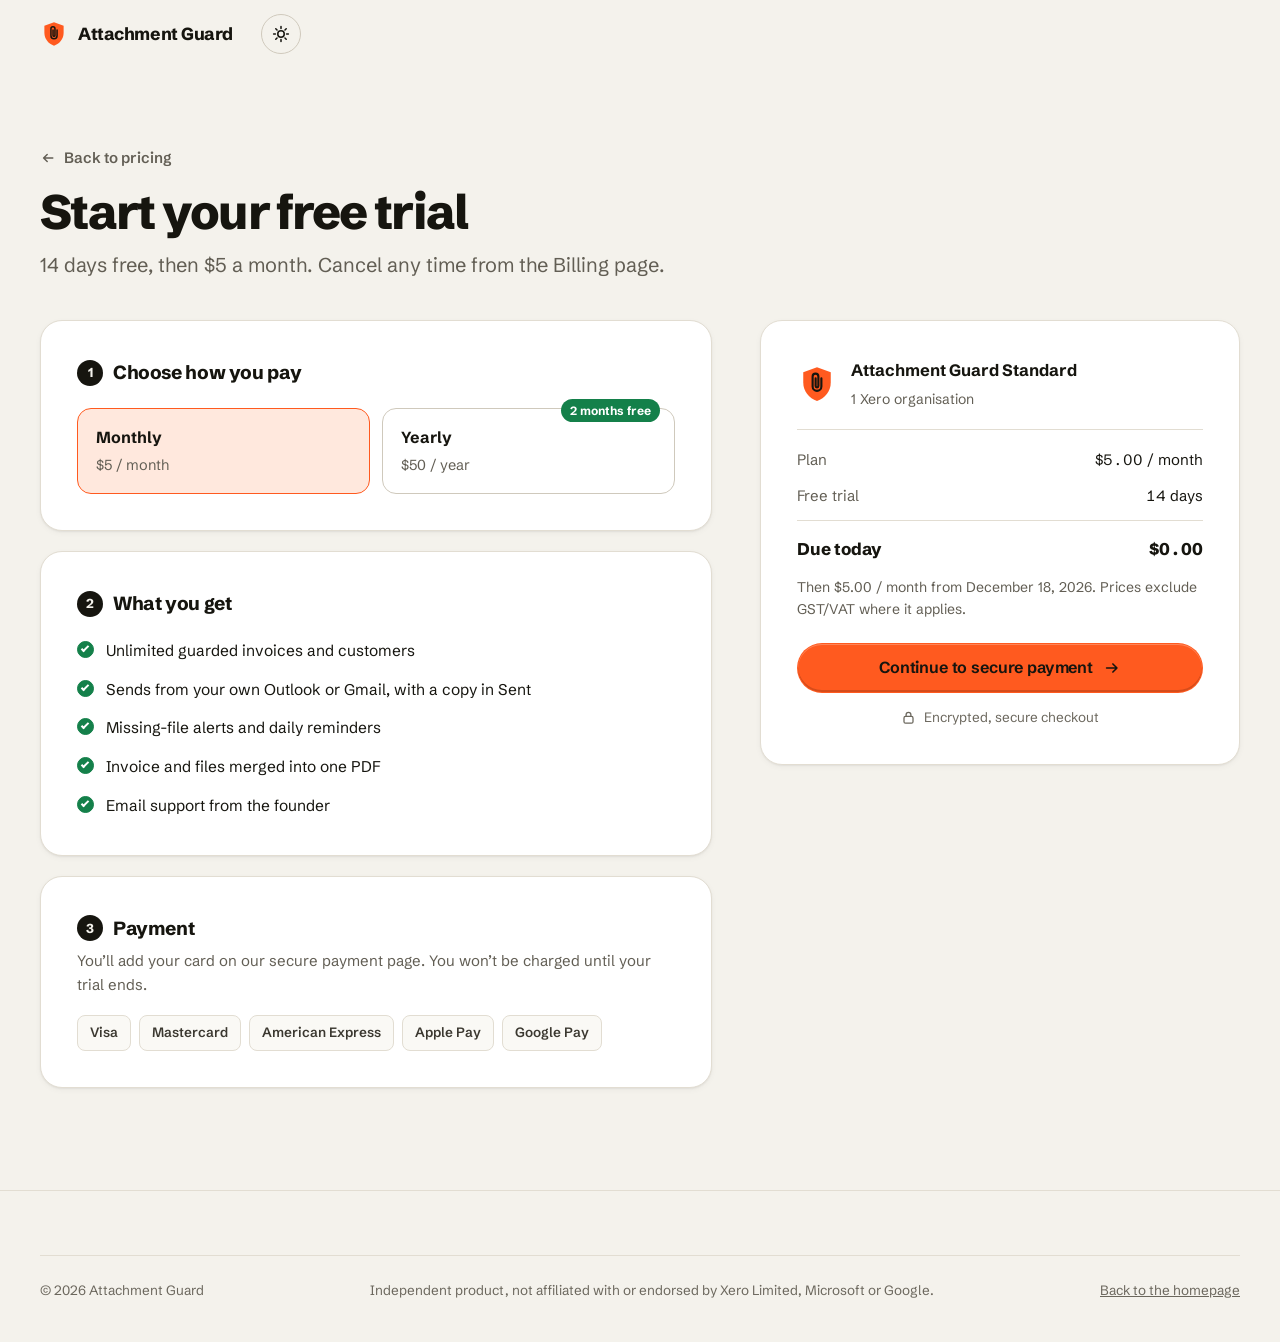
<file: checkout.html>
<!doctype html>
<html lang="en">
<head>
  <meta charset="utf-8">
  <meta name="viewport" content="width=device-width, initial-scale=1">
  <title>Checkout – Attachment Guard</title>
  <meta name="description" content="Start your 14-day free trial of Attachment Guard.">
  <meta name="robots" content="noindex">
  <meta name="color-scheme" content="light dark">
  <meta name="theme-color" content="#f4f2ec">
  <link rel="icon" href="favicon.svg" type="image/svg+xml">
  <link rel="apple-touch-icon" href="apple-touch-icon.png">
  <link rel="preload" href="assets/fonts/schibsted-grotesk-latin.woff2" as="font" type="font/woff2" crossorigin>
  <script>
    (function () {
      var root = document.documentElement, saved = null;
      root.classList.add('js');
      try { saved = localStorage.getItem('ag-theme'); } catch (e) {}
      var theme = saved === 'light' || saved === 'dark' ? saved
        : (window.matchMedia && matchMedia('(prefers-color-scheme: dark)').matches ? 'dark' : 'light');
      root.setAttribute('data-theme', theme);
      setTimeout(function () { if (!root.classList.contains('js-ready')) root.classList.remove('js'); }, 3000);
      var meta = document.querySelector('meta[name="theme-color"]');
      if (meta) meta.setAttribute('content', theme === 'dark' ? '#0f0e0c' : '#f4f2ec');
    })();
  </script>
  <link rel="stylesheet" href="assets/styles.css?v=6">
  <script src="assets/app.js?v=4" defer></script>
</head>
<body>
  <a class="skip" href="#main">Skip to content</a>

  <svg width="0" height="0" style="position:absolute" aria-hidden="true" focusable="false">
    <defs>
      <symbol id="i-arrow" viewBox="0 0 20 20"><path d="M4 10h11.5M11 5.5 15.5 10 11 14.5" fill="none" stroke="currentColor" stroke-width="1.8" stroke-linecap="round" stroke-linejoin="round"/></symbol>
      <symbol id="i-lock" viewBox="0 0 20 20"><rect x="4" y="8.5" width="12" height="9" rx="2" fill="none" stroke="currentColor" stroke-width="1.7"/><path d="M6.8 8.5V6.3a3.2 3.2 0 0 1 6.4 0v2.2" fill="none" stroke="currentColor" stroke-width="1.7"/></symbol>
      <symbol id="i-logo" viewBox="0 0 32 32"><path class="logo-shield" d="M16 2.5 5 6.5v8.2c0 7.1 4.7 12.6 11 14.8 6.3-2.2 11-7.7 11-14.8V6.5L16 2.5z"/><path class="logo-clip" d="M19.5 11.5v6.5a3.5 3.5 0 0 1-7 0V10a2.3 2.3 0 0 1 4.6 0v7.6a1.1 1.1 0 0 1-2.2 0v-6.1" fill="none" stroke-width="1.7" stroke-linecap="round" stroke-linejoin="round"/></symbol>
    </defs>
  </svg>

  <header class="site-header">
    <div class="container header-inner">
      <a class="brand" href="index.html" aria-label="Attachment Guard home">
        <svg aria-hidden="true"><use href="#i-logo"/></svg>
        <span>Attachment Guard</span>
      </a>
      <div class="header-actions">
        <button class="icon-btn theme-toggle" type="button" aria-label="Switch to dark theme">
          <svg class="i-sun" viewBox="0 0 20 20" aria-hidden="true"><circle cx="10" cy="10" r="3.6" fill="none" stroke="currentColor" stroke-width="1.7"/><path d="M10 1.8v2M10 16.2v2M1.8 10h2M16.2 10h2M4.2 4.2l1.4 1.4M14.4 14.4l1.4 1.4M4.2 15.8l1.4-1.4M14.4 5.6l1.4-1.4" stroke="currentColor" stroke-width="1.7" stroke-linecap="round"/></svg>
          <svg class="i-moon" viewBox="0 0 20 20" aria-hidden="true"><path d="M16.4 12.6A6.9 6.9 0 0 1 7.4 3.6a7 7 0 1 0 9 9Z" fill="none" stroke="currentColor" stroke-width="1.7" stroke-linejoin="round"/></svg>
        </button>
      </div>
    </div>
  </header>

  <main id="main" class="checkout">
    <div class="container">
      <div class="checkout-head">
        <a class="back-link" href="index.html#pricing"><svg aria-hidden="true"><use href="#i-arrow"/></svg>Back to pricing</a>
        <h1 class="h2">Start your free trial</h1>
        <p class="lede">14 days free, then $5 a month. Cancel any time from the Billing page.</p>
      </div>

      <div class="checkout-grid">
        <div>
          <section class="co-card" aria-labelledby="cycle-title">
            <h2 id="cycle-title"><span class="co-step">1</span>Choose how you pay</h2>
            <div class="cycle" role="radiogroup" aria-labelledby="cycle-title">
              <label>
                <input type="radio" name="cycle" value="monthly" checked>
                <span class="cycle-body"><b>Monthly</b><span>$5 / month</span></span>
              </label>
              <label>
                <input type="radio" name="cycle" value="yearly">
                <span class="save-tag">2 months free</span>
                <span class="cycle-body"><b>Yearly</b><span>$50 / year</span></span>
              </label>
            </div>
          </section>

          <section class="co-card" aria-labelledby="incl-title">
            <h2 id="incl-title"><span class="co-step">2</span>What you get</h2>
            <ul class="co-list">
              <li><i class="tick on" aria-hidden="true"></i><span>Unlimited guarded invoices and customers</span></li>
              <li><i class="tick on" aria-hidden="true"></i><span>Sends from your own Outlook or Gmail, with a copy in Sent</span></li>
              <li><i class="tick on" aria-hidden="true"></i><span>Missing-file alerts and daily reminders</span></li>
              <li><i class="tick on" aria-hidden="true"></i><span>Invoice and files merged into one PDF</span></li>
              <li><i class="tick on" aria-hidden="true"></i><span>Email support from the founder</span></li>
            </ul>
          </section>

          <section class="co-card" aria-labelledby="pay-title">
            <h2 id="pay-title"><span class="co-step">3</span>Payment</h2>
            <p class="sub">You’ll add your card on our secure payment page. You won’t be charged until your trial ends.</p>
            <div class="pay-methods" aria-label="Accepted payment methods"><span>Visa</span><span>Mastercard</span><span>American Express</span><span>Apple Pay</span><span>Google Pay</span></div>
          </section>
        </div>

        <aside class="co-card summary" aria-labelledby="summary-title">
          <h2 id="summary-title" class="visually-hidden">Order summary</h2>
          <div class="summary-plan">
            <svg aria-hidden="true"><use href="#i-logo"/></svg>
            <div><b>Attachment Guard Standard</b><span>1 Xero organisation</span></div>
          </div>
          <dl class="summary-rows">
            <div><dt>Plan</dt><dd data-price>$5.00 / month</dd></div>
            <div><dt>Free trial</dt><dd>14 days</dd></div>
            <div class="total"><dt>Due today</dt><dd>$0.00</dd></div>
          </dl>
          <p class="summary-note">Then <span data-price>$5.00 / month</span> from <span data-trial-end>the end of your trial</span>. Prices exclude GST/VAT where it applies.</p>
          <button class="btn btn-primary" type="button" data-pay>Continue to secure payment <svg class="arrow" aria-hidden="true"><use href="#i-arrow"/></svg></button>
          <p class="secure"><svg aria-hidden="true"><use href="#i-lock"/></svg>Encrypted, secure checkout</p>
          <div class="co-notice" role="status" data-notice hidden>
            <b>Online payments are switched off for now.</b>
            Nothing has been charged and no card details were collected. Email <a href="mailto:basit@attachmentguard.com">basit@attachmentguard.com</a> to get set up.
          </div>
        </aside>
      </div>
    </div>
  </main>

  <footer class="site-footer">
    <div class="container">
      <div class="footer-bottom" style="margin-top:0">
        <span>© 2026 Attachment Guard</span>
        <span>Independent product, not affiliated with or endorsed by Xero Limited, Microsoft or Google.</span>
        <span><a href="index.html" style="color:inherit">Back to the homepage</a></span>
      </div>
    </div>
  </footer>

  <script>
    (function () {
      var prices = { monthly: '$5.00 / month', yearly: '$50.00 / year' };
      var priceEls = document.querySelectorAll('[data-price]');
      document.querySelectorAll('input[name="cycle"]').forEach(function (input) {
        input.addEventListener('change', function () {
          priceEls.forEach(function (el) { el.textContent = prices[input.value]; });
        });
      });

      var end = new Date();
      end.setDate(end.getDate() + 14);
      var endEl = document.querySelector('[data-trial-end]');
      try {
        endEl.textContent = end.toLocaleDateString(undefined, { day: 'numeric', month: 'long', year: 'numeric' });
      } catch (e) {}

      // Payments are not connected yet: show a notice instead of redirecting.
      var payBtn = document.querySelector('[data-pay]');
      var notice = document.querySelector('[data-notice]');
      payBtn.addEventListener('click', function () { notice.hidden = false; });
    })();
  </script>
</body>
</html>
</file>
<file: assets/styles.css>
/* Attachment Guard — site styles */

/* ---------- Fonts (self-hosted, SIL OFL, see assets/fonts) ---------- */
@font-face {
  font-family: "Schibsted Grotesk";
  src: url("fonts/schibsted-grotesk-latin.woff2") format("woff2");
  font-weight: 400 900;
  font-style: normal;
  font-display: swap;
}
@font-face {
  font-family: "IBM Plex Mono";
  src: url("fonts/ibm-plex-mono-400-latin.woff2") format("woff2");
  font-weight: 400;
  font-style: normal;
  font-display: swap;
}
@font-face {
  font-family: "IBM Plex Mono";
  src: url("fonts/ibm-plex-mono-500-latin.woff2") format("woff2");
  font-weight: 500;
  font-style: normal;
  font-display: swap;
}

/* ---------- Tokens ---------- */
:root {
  --sans: "Schibsted Grotesk", ui-sans-serif, system-ui, -apple-system, "Segoe UI", Roboto, Arial, sans-serif;
  --mono: "IBM Plex Mono", ui-monospace, "SFMono-Regular", Menlo, Consolas, monospace;
  --ease: cubic-bezier(.2, .7, .2, 1);
  --ease-out: cubic-bezier(.16, 1, .3, 1);
  --spring: cubic-bezier(.34, 1.56, .64, 1);
  --header-h: 68px;
  /* Speckled mask that makes stamps look inked rather than printed */
  --grunge: url("data:image/svg+xml,%3Csvg xmlns='http://www.w3.org/2000/svg' width='180' height='70'%3E%3Cfilter id='n'%3E%3CfeTurbulence type='fractalNoise' baseFrequency='.8' numOctaves='2' seed='7'/%3E%3CfeColorMatrix values='0 0 0 0 0 0 0 0 0 0 0 0 0 0 0 0 0 0 -2.6 2.05'/%3E%3C/filter%3E%3Crect width='100%25' height='100%25' filter='url(%23n)'/%3E%3C/svg%3E");

  color-scheme: light;
  --bg: #f4f2ec;
  --bg-2: #ece9e1;
  --surface: #ffffff;
  --surface-2: #faf9f5;
  --sunken: #f1eee7;
  --ink: #16150f;
  --ink-2: #3b3830;
  --muted: #625e54;
  --faint: #6b675d;
  --line: #e2ddd2;
  --line-2: #cfc9bc;
  --accent: #ff5a1f;
  --accent-hover: #ff7039;
  --on-accent: #16150f;
  --accent-text: #b33807;
  --accent-soft: #ffe8dd;
  --accent-line: #ffbfa5;
  --stamp-held: #e4480f;
  --ok: #14804a;
  --ok-text: #0f6a3c;
  --ok-soft: #e1f2e7;
  --ok-line: #a9d9bd;
  --stamp-ok: #14804a;
  --band-bg: #16150f;
  --band-ink: #f2f0ea;
  --band-muted: #aaa598;
  --band-line: #2f2d26;
  --rule: rgba(46, 104, 96, .12);
  --margin-rule: rgba(255, 90, 31, .5);
  --cta-bg: #ff5a1f;
  --shadow-1: 0 1px 2px rgba(22, 21, 15, .06), 0 2px 6px rgba(22, 21, 15, .04);
  --shadow-2: 0 1px 1px rgba(22, 21, 15, .04), 0 10px 24px -8px rgba(22, 21, 15, .12), 0 34px 64px -32px rgba(22, 21, 15, .28);
  --hover-wash: rgba(22, 21, 15, .05);
}

:root[data-theme="dark"] {
  color-scheme: dark;
  --bg: #0f0e0c;
  --bg-2: #141310;
  --surface: #1b1a16;
  --surface-2: #201e1a;
  --sunken: #151411;
  --ink: #efece5;
  --ink-2: #d2cec5;
  --muted: #a39e93;
  --faint: #8f8a80;
  --line: #2a2823;
  --line-2: #3b3832;
  --accent: #ff6a2c;
  --accent-hover: #ff8148;
  --on-accent: #140a04;
  --accent-text: #ff9563;
  --accent-soft: rgba(255, 106, 44, .13);
  --accent-line: rgba(255, 106, 44, .38);
  --stamp-held: #ff6a2c;
  --ok: #2e9e63;
  --ok-text: #62c892;
  --ok-soft: rgba(46, 158, 99, .15);
  --ok-line: rgba(46, 158, 99, .4);
  --stamp-ok: #4cc283;
  --band-bg: #1f1d18;
  --band-ink: #efece5;
  --band-muted: #a39e93;
  --band-line: #36322b;
  --rule: rgba(150, 210, 196, .06);
  --margin-rule: rgba(255, 106, 44, .42);
  --cta-bg: #e8581d;
  --shadow-1: 0 1px 2px rgba(0, 0, 0, .5);
  --shadow-2: 0 1px 0 rgba(255, 255, 255, .04) inset, 0 24px 60px -24px rgba(0, 0, 0, .8), 0 8px 18px -8px rgba(0, 0, 0, .5);
  --hover-wash: rgba(255, 255, 255, .06);
}

/* Same dark tokens for visitors without JavaScript */
@media (prefers-color-scheme: dark) {
  :root:not([data-theme]) {
    color-scheme: dark;
    --bg: #0f0e0c;
    --bg-2: #141310;
    --surface: #1b1a16;
    --surface-2: #201e1a;
    --sunken: #151411;
    --ink: #efece5;
    --ink-2: #d2cec5;
    --muted: #a39e93;
    --faint: #8f8a80;
    --line: #2a2823;
    --line-2: #3b3832;
    --accent: #ff6a2c;
    --accent-hover: #ff8148;
    --on-accent: #140a04;
    --accent-text: #ff9563;
    --accent-soft: rgba(255, 106, 44, .13);
    --accent-line: rgba(255, 106, 44, .38);
    --stamp-held: #ff6a2c;
    --ok: #2e9e63;
    --ok-text: #62c892;
    --ok-soft: rgba(46, 158, 99, .15);
    --ok-line: rgba(46, 158, 99, .4);
    --stamp-ok: #4cc283;
    --band-bg: #1f1d18;
    --band-ink: #efece5;
    --band-muted: #a39e93;
    --band-line: #36322b;
    --rule: rgba(150, 210, 196, .06);
    --margin-rule: rgba(255, 106, 44, .42);
    --cta-bg: #e8581d;
    --shadow-1: 0 1px 2px rgba(0, 0, 0, .5);
    --shadow-2: 0 1px 0 rgba(255, 255, 255, .04) inset, 0 24px 60px -24px rgba(0, 0, 0, .8), 0 8px 18px -8px rgba(0, 0, 0, .5);
    --hover-wash: rgba(255, 255, 255, .06);
  }
}

/* ---------- Base ---------- */
*, *::before, *::after { box-sizing: border-box; }
html {
  -webkit-text-size-adjust: 100%;
  text-size-adjust: 100%;
  scroll-behavior: smooth;
  scroll-padding-top: calc(var(--header-h) + 16px);
}
body {
  margin: 0;
  background: var(--bg);
  color: var(--ink);
  font-family: var(--sans);
  font-size: 17px;
  line-height: 1.6;
  -webkit-font-smoothing: antialiased;
  -moz-osx-font-smoothing: grayscale;
  overflow-x: hidden;
  overflow-x: clip;
}
img, svg { display: block; }
a { color: inherit; }
p { margin: 0; }
h1, h2, h3 { margin: 0; text-wrap: balance; }
::selection { background: var(--accent); color: var(--on-accent); }
:focus-visible { outline: 2px solid var(--accent-text); outline-offset: 3px; border-radius: 6px; }

.container { width: min(100% - 48px, 1200px); margin-inline: auto; }
.mono { font-family: var(--mono); }
.nowrap { white-space: nowrap; }
.visually-hidden {
  position: absolute !important; width: 1px; height: 1px; overflow: hidden;
  clip: rect(0 0 0 0); clip-path: inset(50%); white-space: nowrap;
}
html:not(.js) .theme-toggle, html:not(.js) .menu-btn { display: none; }
.skip {
  position: absolute; left: 16px; top: -60px; z-index: 100;
  padding: 10px 16px; border-radius: 10px;
  background: var(--ink); color: var(--bg); font-weight: 650; text-decoration: none;
  transition: top .2s var(--ease);
}
.skip:focus { top: 12px; }

/* Theme switch: circular reveal (View Transitions) */
::view-transition-old(root), ::view-transition-new(root) { animation: none; mix-blend-mode: normal; }
::view-transition-new(root) { z-index: 2; }

/* ---------- Type ---------- */
.label {
  display: inline-flex; align-items: center; gap: 8px;
  font-size: 15px; font-weight: 650; letter-spacing: -.005em; color: var(--accent-text);
}
.display {
  font-size: clamp(2.75rem, 1.55rem + 4.7vw, 5.4rem);
  line-height: .98; letter-spacing: -.04em; word-spacing: .03em; font-weight: 800;
}
.h2 {
  font-size: clamp(2.05rem, 1.5rem + 1.9vw, 3.25rem);
  line-height: 1.04; letter-spacing: -.035em; font-weight: 800;
}
.lede {
  font-size: clamp(1.075rem, 1rem + .35vw, 1.25rem);
  line-height: 1.55; color: var(--muted); max-width: 36em; text-wrap: pretty;
}
.section { padding: clamp(72px, 8vw, 112px) 0; }
.section-head { max-width: 760px; }
.section-head .h2 { margin: 16px 0 18px; }
.section-head.split {
  display: grid; grid-template-columns: minmax(0, 6fr) minmax(0, 5fr);
  column-gap: clamp(32px, 6vw, 96px); align-items: end; max-width: none;
}
.section-head.split .label { grid-column: 1 / -1; }
.section-head.split .h2 { margin-bottom: 0; }
.section-head.split .lede { padding-bottom: .3em; }

/* ---------- Buttons ---------- */
.btn {
  display: inline-flex; align-items: center; justify-content: center; gap: 10px;
  height: 50px; padding: 0 24px; border-radius: 999px;
  border: 1px solid transparent; background: none;
  font: inherit; font-size: 16px; font-weight: 650; letter-spacing: -.01em;
  text-decoration: none; white-space: nowrap; cursor: pointer;
  transition: transform .25s var(--ease), background-color .2s, border-color .2s, color .2s;
}
.btn svg { width: 18px; height: 18px; flex: none; }
.btn .arrow { transition: transform .3s var(--ease); }
.btn:hover .arrow { transform: translateX(3px); }
.btn:active { transform: translateY(1px) scale(.99); }
.btn-primary {
  background: var(--accent); color: var(--on-accent);
  box-shadow: inset 0 -2px 0 rgba(0, 0, 0, .16), inset 0 1px 0 rgba(255, 255, 255, .25);
}
.btn-primary:hover { background: var(--accent-hover); transform: translateY(-1px); }
.btn-secondary { color: var(--ink); border-color: var(--line-2); }
.btn-secondary:hover { border-color: var(--ink); background: var(--hover-wash); }
.btn-sm { height: 40px; padding: 0 18px; font-size: 15px; }

/* ---------- Header ---------- */
.site-header {
  position: sticky; top: 0; z-index: 50;
  border-bottom: 1px solid transparent;
  transition: background-color .3s, border-color .3s;
}
.site-header.is-scrolled, .site-header.menu-open {
  background: var(--bg);
  -webkit-backdrop-filter: saturate(1.5) blur(16px);
  backdrop-filter: saturate(1.5) blur(16px);
  border-bottom-color: var(--line);
}
@supports (background: color-mix(in srgb, red 50%, red)) {
  .site-header.is-scrolled, .site-header.menu-open { background: color-mix(in srgb, var(--bg) 90%, transparent); }
}
.header-inner { display: flex; align-items: center; gap: 28px; height: var(--header-h); }
.brand {
  display: inline-flex; align-items: center; gap: 10px;
  font-size: 17.5px; font-weight: 750; letter-spacing: -.025em; text-decoration: none; color: var(--ink);
}
.brand svg { width: 28px; height: 28px; transition: transform .5s var(--spring); }
.brand:hover svg { transform: rotate(-8deg); }
.logo-shield { fill: var(--accent); }
.logo-clip { stroke: var(--on-accent); }
.nav { display: flex; gap: 2px; margin-left: auto; }
.nav a {
  position: relative; padding: 8px 13px; border-radius: 9px;
  color: var(--muted); font-size: 15px; font-weight: 500; text-decoration: none;
  transition: color .2s, background-color .2s;
}
.nav a:hover { color: var(--ink); background: var(--hover-wash); }
.nav a[aria-current="true"] { color: var(--ink); }
.nav a[aria-current="true"]::after {
  content: ""; position: absolute; left: 13px; right: 13px; bottom: 3px; height: 2px;
  border-radius: 2px; background: var(--accent);
}
.header-actions { display: flex; align-items: center; gap: 10px; }
.icon-btn {
  position: relative; display: grid; place-items: center;
  width: 40px; height: 40px; border-radius: 999px;
  border: 1px solid var(--line-2); background: transparent; color: var(--ink);
  cursor: pointer; transition: border-color .2s, background-color .2s;
}
.icon-btn:hover { border-color: var(--ink); background: var(--hover-wash); }
.icon-btn svg { width: 18px; height: 18px; }
.theme-toggle svg { position: absolute; transition: transform .5s var(--spring), opacity .25s; }
.theme-toggle .i-moon { opacity: 0; transform: rotate(-70deg) scale(.6); }
:root[data-theme="dark"] .theme-toggle .i-sun { opacity: 0; transform: rotate(70deg) scale(.6); }
:root[data-theme="dark"] .theme-toggle .i-moon { opacity: 1; transform: none; }
.menu-btn { display: none; }
.menu-btn .i-close { display: none; }
.menu-open .menu-btn .i-menu { display: none; }
.menu-open .menu-btn .i-close { display: block; }
.mobile-nav {
  display: none; border-top: 1px solid var(--line); padding: 12px 0 24px;
  max-height: calc(100vh - var(--header-h)); max-height: calc(100dvh - var(--header-h));
  overflow-y: auto; overscroll-behavior: contain;
}
.mobile-nav a:not(.btn) {
  display: block; padding: 14px 0; border-bottom: 1px solid var(--line);
  font-size: 20px; font-weight: 650; letter-spacing: -.02em; text-decoration: none;
}
.mobile-nav .btn { width: 100%; margin-top: 20px; }

/* ---------- Hero ---------- */
.hero { position: relative; isolation: isolate; overflow-x: clip; padding: clamp(40px, 6vw, 88px) 0 clamp(56px, 7vw, 96px); }
/* Ruled ledger paper with a double margin line */
.hero-bg {
  position: absolute; inset: calc(var(--header-h) * -1) 0 0; z-index: -1; pointer-events: none;
  background-image: linear-gradient(var(--rule) 1px, transparent 1px);
  background-size: 100% 36px;
  -webkit-mask-image: linear-gradient(to bottom, #000 45%, transparent 95%);
  mask-image: linear-gradient(to bottom, #000 45%, transparent 95%);
}
.hero-bg::before {
  content: ""; position: absolute; top: 0; bottom: 0; width: 5px;
  left: max(12px, calc(50% - 600px - 36px));
  border-left: 1px solid var(--margin-rule); border-right: 1px solid var(--margin-rule);
}
.hero-grid {
  display: grid; grid-template-columns: minmax(0, 1.04fr) minmax(0, .96fr);
  gap: clamp(40px, 6vw, 88px); align-items: center;
}
.kicker {
  display: flex; flex-wrap: wrap; align-items: center; gap: 10px;
  margin-bottom: 28px; color: var(--muted); font-size: 15px; font-weight: 500;
}
.kicker-tag {
  padding: 3px 10px; border-radius: 999px;
  background: var(--ink); color: var(--bg);
  font-size: 12.5px; font-weight: 650; white-space: nowrap;
}
.hero-title { position: relative; z-index: 0; }
.hero-title .w { display: inline-block; }
.mark { position: relative; white-space: nowrap; }
.mark::after {
  content: ""; position: absolute; z-index: -1;
  left: -.02em; right: -.02em; bottom: .02em; height: .13em;
  border-radius: 3px; background: var(--accent);
  transform-origin: left center;
}
.hero .lede { margin-top: 28px; max-width: 31em; }
.cta-row { display: flex; flex-wrap: wrap; gap: 12px; margin-top: 36px; }
.hero-points {
  display: flex; flex-wrap: wrap; gap: 6px 0;
  margin: 32px 0 0; padding: 0; list-style: none;
  color: var(--muted); font-size: 14.5px;
}
.hero-points li:not(:last-child)::after { content: "·"; margin: 0 12px; color: var(--line-2); font-weight: 700; }

/* Hero load-in */
.js .hero-title .w,
.js .hero [data-load] {
  opacity: 0; transform: translateY(.4em);
  animation: rise 1s var(--ease-out) forwards;
  animation-delay: calc(var(--i, 0) * 55ms + 100ms);
}
.js .hero [data-load] { transform: translateY(14px); }
.js .mark::after { transform: scaleX(0); animation: draw .9s var(--ease-out) 1s forwards; }
@keyframes rise { to { opacity: 1; transform: none; } }
@keyframes draw { to { transform: scaleX(1); } }

/* ---------- Product console (hero illustration) ---------- */
.console-wrap { position: relative; }
.console {
  position: relative; max-width: 540px; margin-left: auto;
  background: var(--surface); border: 1px solid var(--line); border-radius: 22px;
  box-shadow: var(--shadow-2);
}
.js .console-wrap[data-load] { transform: translateY(26px) scale(.985); }
.console-head {
  display: flex; align-items: center; justify-content: space-between; gap: 12px;
  padding: 13px 18px; border-bottom: 1px solid var(--line);
}
.console-title { display: inline-flex; align-items: center; gap: 10px; font-size: 14px; font-weight: 650; }
.console-title svg { width: 20px; height: 20px; }
.sync { display: inline-flex; align-items: center; gap: 8px; font-size: 12.5px; color: var(--muted); }
.pulse { position: relative; width: 7px; height: 7px; border-radius: 50%; background: var(--ok); }
.pulse::after {
  content: ""; position: absolute; inset: 0; border-radius: 50%; background: var(--ok);
  animation: ping 2.4s var(--ease-out) infinite;
}
@keyframes ping { 0% { transform: scale(1); opacity: .6; } 80%, 100% { transform: scale(3.2); opacity: 0; } }
.console-body { padding: 18px; }

/* Invoice card */
.inv-card {
  position: relative; padding: 18px 18px 16px;
  background: var(--surface-2); border: 1px solid var(--line); border-radius: 16px;
  transition: opacity .45s var(--ease), transform .55s var(--ease-out);
}
.inv-card.is-leaving { opacity: 0; transform: translateY(-16px) scale(.985); }
.inv-card.is-entering { opacity: 0; transform: translateY(16px); transition: none; }
.inv-card.is-entering * { transition: none !important; animation: none !important; }
.inv-top { display: flex; align-items: center; justify-content: space-between; gap: 12px; }
.inv-no { font-family: var(--mono); font-size: 12.5px; color: var(--muted); letter-spacing: .02em; }
.status {
  display: inline-flex; align-items: center; gap: 7px; height: 26px; padding: 0 11px;
  border-radius: 999px; background: var(--sunken); color: var(--muted);
  font-size: 12.5px; font-weight: 650; white-space: nowrap;
  transition: background-color .35s, color .35s;
}
.status .dot { width: 6px; height: 6px; border-radius: 50%; background: currentColor; }
.status.is-checking .dot { animation: blink 1s steps(2, start) infinite; }
@keyframes blink { to { opacity: .2; } }
.is-held .status { background: var(--accent-soft); color: var(--accent-text); }
.is-cleared .status { background: var(--ok-soft); color: var(--ok-text); }
.inv-cust { margin-top: 10px; font-size: 18px; font-weight: 650; letter-spacing: -.015em; }
.inv-sub { margin-top: 2px; font-family: var(--mono); font-size: 12px; color: var(--faint); }
.inv-sub b { color: var(--ink-2); font-weight: 500; }

.dropzone {
  position: relative; display: flex; align-items: center; gap: 12px;
  min-height: 66px; margin-top: 16px; padding: 12px;
  border: 1.5px dashed var(--line-2); border-radius: 12px;
  transition: border-color .35s, background-color .35s;
}
.is-held .dropzone { border-color: var(--accent-line); background: var(--accent-soft); }
.has-file .dropzone { border-style: solid; border-color: var(--ok-line); background: var(--ok-soft); }
.dz-icon {
  position: relative; flex: none; display: grid; place-items: center;
  width: 38px; height: 38px; border-radius: 10px;
  background: var(--surface); border: 1px solid var(--line); color: var(--muted);
  transition: color .3s, border-color .3s;
}
.dz-icon svg { position: absolute; width: 18px; height: 18px; transition: opacity .25s, transform .45s var(--spring); }
.dz-icon .i-check { opacity: 0; transform: scale(.4); }
.is-held .dz-icon { color: var(--accent-text); border-color: var(--accent-line); }
.has-file .dz-icon { color: var(--ok-text); border-color: var(--ok-line); }
.has-file .dz-icon .i-clip { opacity: 0; transform: scale(.4); }
.has-file .dz-icon .i-check { opacity: 1; transform: none; }
.dz-text { flex: 1 1 8.5em; display: flex; flex-direction: column; min-width: 0; line-height: 1.3; }
.dz-text b { font-size: 14.5px; font-weight: 650; }
.dz-text span { font-size: 13px; color: var(--muted); transition: color .3s; }
.is-held .dz-text span { color: var(--accent-text); }
.has-file .dz-text span { color: var(--ok-text); }
.dz-file {
  margin-left: auto; flex: 0 1 auto; min-width: 0; display: inline-flex; align-items: center; gap: 7px;
  padding: 6px 10px 6px 8px; border-radius: 9px;
  background: var(--surface); border: 1px solid var(--line); box-shadow: var(--shadow-1);
  font-family: var(--mono); font-size: 11.5px; color: var(--ink-2);
  opacity: 0; transform: translate(46px, -54px) rotate(10deg);
  transition: opacity .4s var(--ease), transform .75s var(--spring);
}
.dz-file svg { flex: none; width: 16px; height: 16px; color: var(--muted); }
.dz-file > span { overflow: hidden; text-overflow: ellipsis; white-space: nowrap; }
.dz-file small { color: var(--faint); font-size: 10.5px; }
.has-file .dz-file { opacity: 1; transform: none; }

.stamp {
  position: absolute; right: 22px; top: 66px; z-index: 2;
  padding: 3px 12px 2px; border: 3px solid currentColor; border-radius: 9px;
  font-size: 20px; font-weight: 800; letter-spacing: .16em; line-height: 1.25; text-transform: uppercase;
  opacity: 0; transform: rotate(-11deg) scale(1.9); pointer-events: none;
  -webkit-mask-image: var(--grunge); mask-image: var(--grunge);
  -webkit-mask-size: 180px 70px; mask-size: 180px 70px;
}
.stamp-held { color: var(--stamp-held); }
.stamp-ok { color: var(--stamp-ok); }
@keyframes stamp {
  0% { opacity: 0; transform: rotate(-14deg) scale(1.9); }
  55% { opacity: 1; transform: rotate(-10deg) scale(.93); }
  100% { opacity: .95; transform: rotate(-11deg) scale(1); }
}
.console .is-held .stamp-held { animation: stamp .45s var(--ease-out) forwards; }
.console .is-cleared .stamp-held { animation: none; opacity: 0; transform: rotate(-11deg) scale(1.1); transition: opacity .2s, transform .3s; }
.console .is-cleared .stamp-ok { animation: stamp .45s var(--ease-out) .05s forwards; }

.send-steps { display: grid; gap: 8px; margin: 16px 2px 0; padding: 0; list-style: none; font-size: 13.5px; color: var(--faint); }
.send-steps li { display: flex; align-items: center; gap: 10px; transition: color .3s; }
.send-steps li.done { color: var(--ink-2); }
.tick {
  position: relative; flex: none; width: 17px; height: 17px; border-radius: 50%;
  border: 1.5px solid var(--line-2);
  transition: background-color .3s, border-color .3s;
}
.tick::after {
  content: ""; position: absolute; left: 4.5px; top: 2px; width: 4px; height: 8px;
  border: solid #fff; border-width: 0 2px 2px 0;
  transform: rotate(45deg) scale(0); transition: transform .4s var(--spring);
}
.done .tick, .tick.on { background: var(--ok); border-color: var(--ok); }
.done .tick::after, .tick.on::after { transform: rotate(45deg) scale(1); }
.send-steps .addr { font-family: var(--mono); font-size: 12.5px; overflow-wrap: anywhere; }

.toast {
  position: absolute; right: -28px; top: -22px; z-index: 4;
  display: flex; align-items: center; gap: 12px; width: 300px; padding: 12px 14px;
  background: var(--surface); border: 1px solid var(--line); border-radius: 14px;
  box-shadow: var(--shadow-2);
  opacity: 0; transform: translateY(-14px) scale(.96); pointer-events: none;
  transition: opacity .3s var(--ease), transform .55s var(--spring);
}
.console.show-toast .toast { opacity: 1; transform: none; }
.toast-icon {
  flex: none; display: grid; place-items: center; width: 34px; height: 34px; border-radius: 10px;
  background: var(--accent); color: var(--on-accent);
}
.toast-icon svg { width: 17px; height: 17px; }
.console.show-toast .toast-icon svg { animation: ring .8s var(--ease) .25s; transform-origin: 50% 10%; }
@keyframes ring { 0%, 100% { transform: rotate(0); } 20% { transform: rotate(16deg); } 40% { transform: rotate(-12deg); } 60% { transform: rotate(8deg); } 80% { transform: rotate(-4deg); } }
.toast-text { display: flex; flex-direction: column; line-height: 1.3; min-width: 0; }
.toast-text b { font-size: 13.5px; font-weight: 650; }
.toast-text span { font-size: 12.5px; color: var(--muted); }
.toast-time { margin-left: auto; align-self: flex-start; font-family: var(--mono); font-size: 11px; color: var(--faint); }

.sent { margin-top: 18px; }
.sent-head {
  display: flex; justify-content: space-between; align-items: center; padding: 0 4px 8px;
  font-size: 12.5px; font-weight: 650; color: var(--faint);
}
.sent-list { margin: 0; padding: 0; list-style: none; }
.sent-list li {
  display: grid; grid-template-columns: auto auto 1fr auto auto; align-items: center; gap: 12px;
  padding: 9px 4px; border-top: 1px solid var(--line); font-size: 13.5px;
}
.sent-list li.enter { animation: slot .6s var(--ease-out); }
@keyframes slot { from { opacity: 0; transform: translateY(-10px); background: var(--ok-soft); } }
.sent-list .s-ok { width: 16px; height: 16px; color: var(--ok); }
.sent-list .s-no { font-family: var(--mono); font-size: 12px; color: var(--muted); }
.sent-list .s-cust { min-width: 0; overflow: hidden; white-space: nowrap; text-overflow: ellipsis; font-weight: 500; }
.sent-list .s-files { font-family: var(--mono); font-size: 11.5px; color: var(--faint); }
.sent-list .s-amt { font-family: var(--mono); font-size: 12.5px; font-weight: 500; }
.console-caption { margin: 14px 0 0 auto; max-width: 540px; text-align: right; font-size: 13px; color: var(--faint); }

/* ---------- Problem ---------- */
.problem { border-top: 1px solid var(--line); }
.compare {
  display: grid; grid-template-columns: minmax(0, 1fr) minmax(0, 1fr);
  gap: clamp(24px, 5vw, 72px); align-items: center; margin-top: 56px;
}
.lane { padding: clamp(24px, 3vw, 36px); border-radius: 24px; border: 1px dashed var(--line-2); }
.lane-head { display: flex; align-items: center; justify-content: space-between; gap: 12px; margin-bottom: 28px; }
.lane-title { font-size: 1.25rem; font-weight: 700; letter-spacing: -.02em; }
.pill {
  display: inline-flex; align-items: center; height: 26px; padding: 0 11px; border-radius: 999px;
  font-size: 12.5px; font-weight: 650; white-space: nowrap;
}
.pill-bad { background: var(--accent-soft); color: var(--accent-text); }
.timeline { position: relative; margin: 0; padding: 0; list-style: none; }
.timeline li { position: relative; padding: 0 0 26px 44px; }
.timeline li:last-child { padding-bottom: 0; }
.timeline li::before {
  content: ""; position: absolute; left: 12px; top: 30px; bottom: 2px; width: 2px; border-radius: 2px;
  background: var(--line);
}
.timeline li:last-child::before { display: none; }
.timeline .node {
  position: absolute; left: 0; top: 0; display: grid; place-items: center;
  width: 26px; height: 26px; border-radius: 50%;
  background: var(--surface); border: 1.5px solid var(--line-2); color: var(--muted);
}
.timeline .node svg { width: 13px; height: 13px; }
.timeline .node.bad { border-color: var(--accent-line); background: var(--accent-soft); color: var(--accent-text); }
.timeline b { display: block; font-size: 16.5px; font-weight: 650; letter-spacing: -.01em; line-height: 1.35; }
.timeline li > span:not(.node) { display: block; margin-top: 3px; color: var(--muted); font-size: 15px; line-height: 1.5; }
.timeline li:last-child b { color: var(--accent-text); }

/* The customer's "please resend" email */
.problem-visual { display: grid; place-items: center; }
.mail-ui { position: relative; max-width: 480px; }
.mail-ui .mail-body p + p { margin-top: 10px; }
.mail-stamp { top: auto; right: 20px; bottom: 58px; font-size: 18px; }
.mail-foot.is-bad { color: var(--accent-text); }
.mail-foot.is-bad svg { width: 15px; height: 15px; }

/* ---------- How it works ---------- */
.how { background: var(--bg-2); border-block: 1px solid var(--line); }
.steps { display: grid; gap: clamp(64px, 8vw, 112px); margin: clamp(48px, 6vw, 80px) 0 0; padding: 0; list-style: none; }
.step { display: grid; grid-template-columns: minmax(0, 5fr) minmax(0, 7fr); gap: clamp(32px, 6vw, 96px); align-items: center; }
.step:nth-child(even) { grid-template-columns: minmax(0, 7fr) minmax(0, 5fr); }
.step:nth-child(even) .step-copy { order: 2; }
.step-no {
  display: inline-flex; align-items: center; gap: 12px;
  font-size: 14px; font-weight: 650; color: var(--muted);
}
.step-no::after { content: ""; width: 40px; height: 1px; background: var(--line-2); }
.step h3 { margin: 16px 0 14px; font-size: clamp(1.6rem, 1.2rem + 1.1vw, 2.2rem); line-height: 1.1; letter-spacing: -.03em; font-weight: 800; }
.step p { color: var(--muted); font-size: 1.08rem; max-width: 30em; text-wrap: pretty; }
.step-visual { position: relative; display: grid; place-items: center; }
.ui {
  position: relative; width: 100%; max-width: 500px;
  background: var(--surface); border: 1px solid var(--line); border-radius: 16px; box-shadow: var(--shadow-2);
  overflow: hidden;
}
.ui-head {
  display: flex; justify-content: space-between; align-items: center; gap: 12px;
  padding: 12px 16px; border-bottom: 1px solid var(--line); font-size: 13.5px; font-weight: 650;
}
.ui-meta { font-size: 12.5px; font-weight: 400; color: var(--faint); }

/* Step 1: customers */
.cust-list { margin: 0; padding: 6px; list-style: none; }
.cust-list li { display: flex; align-items: center; gap: 12px; padding: 10px; }
.cust-list li + li { border-top: 1px solid var(--line); }
.avatar {
  flex: none; display: grid; place-items: center; width: 34px; height: 34px; border-radius: 9px;
  background: var(--sunken); border: 1px solid var(--line);
  font-size: 12px; font-weight: 650; color: var(--ink-2);
}
.cust-info { flex: 1; min-width: 0; display: flex; flex-direction: column; line-height: 1.35; }
.cust-info b { font-size: 14.5px; font-weight: 650; }
.req-tag { display: inline-flex; align-items: center; gap: 6px; font-size: 12.5px; color: var(--faint); }
.req-tag svg { width: 12px; height: 12px; }
.cust-on .req-tag { color: var(--ink-2); }
.switch {
  position: relative; flex: none; width: 38px; height: 22px; border-radius: 999px; background: var(--line-2);
  transition: background-color .3s var(--ease);
  transition-delay: calc(var(--d, 0) * 220ms + 400ms);
}
.switch::after {
  content: ""; position: absolute; left: 3px; top: 3px; width: 16px; height: 16px; border-radius: 50%;
  background: #fff; box-shadow: 0 1px 3px rgba(0, 0, 0, .25);
  transition: transform .45s var(--spring);
  transition-delay: inherit;
}
.cust-on .switch { background: var(--accent); }
.cust-on .switch::after { transform: translateX(16px); }
.js .step-visual:not(.is-in) .cust-on .switch { background: var(--line-2); }
.js .step-visual:not(.is-in) .cust-on .switch::after { transform: none; }
.js .cust-on .req-tag { transition: opacity .4s, transform .4s var(--ease-out); transition-delay: calc(var(--d, 0) * 220ms + 520ms); }
.js .step-visual:not(.is-in) .cust-on .req-tag { opacity: 0; transform: translateX(-6px); }

/* Step 2: held invoices + alert */
.hold-stack { width: 100%; max-width: 500px; }
.count-badge {
  display: inline-flex; align-items: center; height: 22px; padding: 0 9px; border-radius: 999px;
  background: var(--accent-soft); color: var(--accent-text); font-size: 12px; font-weight: 650;
}
.held-list { margin: 0; padding: 6px; list-style: none; }
.held-list li {
  display: grid; grid-template-columns: auto minmax(0, 1fr) auto; align-items: center; gap: 14px;
  padding: 12px 10px;
  transition: opacity .5s var(--ease-out), transform .6s var(--ease-out);
  transition-delay: calc(var(--d, 0) * 150ms + 300ms);
}
.held-list li + li { border-top: 1px solid var(--line); }
.held-list .inv-no { font-size: 12px; }
.held-main { display: flex; flex-direction: column; min-width: 0; line-height: 1.35; }
.held-main b { font-size: 14.5px; font-weight: 650; }
.held-need { display: inline-flex; align-items: center; gap: 6px; font-size: 13px; color: var(--accent-text); }
.held-need svg { width: 13px; height: 13px; flex: none; }
.held-list .is-ok .held-need { color: var(--ok-text); }
.held-amt { font-family: var(--mono); font-size: 12.5px; font-weight: 500; }
.js .step-visual:not(.is-in) .held-list li { opacity: 0; transform: translateY(8px); }
.notif {
  position: relative; display: flex; align-items: flex-start; gap: 12px; width: min(100%, 350px);
  margin: -16px -12px 0 auto; padding: 13px 14px;
  background: var(--surface); border: 1px solid var(--line); border-radius: 14px; box-shadow: var(--shadow-2);
  transition: opacity .45s var(--ease) 1s, transform .7s var(--spring) 1s;
}
.js .step-visual:not(.is-in) .notif { opacity: 0; transform: translateY(16px) scale(.96); }

/* Step-visual stamps (used on the returned email) */
.step-visual.is-in .stamp-held { animation: stamp .45s var(--ease-out) .7s forwards; }
html:not(.js) .step-visual .stamp-held { opacity: .95; transform: rotate(-11deg); }

/* Step 3: email */
.mail-row { display: flex; gap: 12px; padding: 9px 16px; border-bottom: 1px solid var(--line); font-size: 13.5px; min-width: 0; }
.mail-row .k { flex: none; width: 58px; color: var(--faint); }
.mail-row .v { min-width: 0; overflow: hidden; text-overflow: ellipsis; white-space: nowrap; }
.mail-row .v.mono { font-size: 12.5px; }
.mail-body { padding: 14px 16px 12px; font-size: 14px; color: var(--ink-2); line-height: 1.55; }
.attach { display: flex; flex-wrap: wrap; gap: 8px; padding: 0 16px 16px; }
.chip {
  display: inline-flex; align-items: center; gap: 7px; padding: 6px 10px 6px 8px;
  border-radius: 9px; border: 1px solid var(--line); background: var(--surface-2);
  font-family: var(--mono); font-size: 11.5px; color: var(--ink-2);
  transition: opacity .4s var(--ease), transform .55s var(--spring);
  transition-delay: calc(var(--d, 0) * 160ms + 450ms);
}
.chip svg { width: 15px; height: 15px; color: var(--muted); }
.js .step-visual:not(.is-in) .chip { opacity: 0; transform: translateY(8px) scale(.9); }
.mail-foot {
  display: flex; flex-wrap: wrap; gap: 8px 18px; padding: 12px 16px;
  border-top: 1px solid var(--line); background: var(--surface-2);
  font-size: 13px; font-weight: 650; color: var(--ok-text);
}
.mail-foot span { display: inline-flex; align-items: center; gap: 8px; transition: opacity .4s; transition-delay: calc(var(--d, 0) * 260ms + 900ms); }
.mail-foot .tick { transition-delay: inherit; }
.js .step-visual:not(.is-in) .mail-foot span { opacity: 0; }
.js .step-visual:not(.is-in) .mail-foot .tick { background: transparent; border-color: var(--line-2); }
.js .step-visual:not(.is-in) .mail-foot .tick::after { transform: rotate(45deg) scale(0); }

/* ---------- Who it's for (ledger table) ---------- */
.tiles { margin-top: 56px; border-top: 2px solid var(--ink); }
.ledger-head, .tile {
  display: grid; grid-template-columns: minmax(0, 1fr) minmax(0, 1.3fr) minmax(0, 1.4fr);
  gap: 32px; align-items: baseline;
}
.ledger-head { padding: 12px 0; border-bottom: 1px solid var(--line-2); font-size: 13px; font-weight: 650; color: var(--faint); }
.tile { padding: 24px 0; border-bottom: 1px solid var(--line); }
.tile h3 { font-size: 1.25rem; font-weight: 700; letter-spacing: -.02em; line-height: 1.25; }
.tile p { color: var(--muted); font-size: 15.5px; line-height: 1.5; }
.docs { display: flex; flex-wrap: wrap; gap: 6px; margin: 0; padding: 0; list-style: none; }
.docs li {
  padding: 4px 11px; border-radius: 999px;
  background: var(--surface); border: 1px solid var(--line);
  font-size: 13.5px; color: var(--ink-2);
}

/* ---------- Ground rules (dark band) ---------- */
.band-wrap { padding: 0 clamp(0px, 2vw, 24px); }
.band {
  position: relative; overflow: hidden;
  max-width: 1400px; margin-inline: auto;
  padding: clamp(72px, 8vw, 112px) 0;
  border-radius: clamp(0px, 3vw, 36px);
  background: var(--band-bg); color: var(--band-ink);
}
:root[data-theme="dark"] .band { border: 1px solid var(--band-line); }
.band .section-head { max-width: 1000px; }
.band .label { color: var(--accent); }
.band .h2 { color: var(--band-ink); }
.band .h2 em { font-style: normal; color: var(--band-muted); }
.rules { display: grid; grid-template-columns: repeat(3, minmax(0, 1fr)); margin-top: 56px; border-top: 1px solid var(--band-line); }
.rule { padding: 32px 32px 0 0; }
.rule + .rule { padding-left: 32px; border-left: 1px solid var(--band-line); }
.rule h3 { margin-bottom: 10px; font-size: 1.35rem; font-weight: 700; letter-spacing: -.02em; line-height: 1.25; }
.rule p { color: var(--band-muted); font-size: 16px; }
.band-note {
  display: flex; align-items: center; gap: 12px; margin-top: 48px; padding-top: 28px;
  border-top: 1px solid var(--band-line); color: var(--band-muted); font-size: 15px;
}
.band-note svg { flex: none; width: 18px; height: 18px; color: var(--band-ink); }

/* ---------- Pricing ---------- */
.pricing .section-head { margin-inline: auto; text-align: center; }
.pricing .lede { margin-inline: auto; }
.ticket {
  position: relative; display: grid; grid-template-columns: minmax(0, 1.05fr) minmax(0, .95fr);
  max-width: 960px; margin: 56px auto 0;
  background: var(--surface); border: 1px solid var(--line); border-radius: 28px; box-shadow: var(--shadow-2);
}
.ticket-main { padding: clamp(28px, 5vw, 56px); }
.ticket-stub { position: relative; padding: clamp(28px, 5vw, 56px); border-left: 2px dashed var(--line-2); }
.ticket-stub::before, .ticket-stub::after {
  content: ""; position: absolute; left: -15px; width: 28px; height: 28px; border-radius: 50%;
  background: var(--bg); border: 1px solid var(--line);
}
.ticket-stub::before { top: -15px; clip-path: inset(calc(50% - 1px) 0 0 0); }
.ticket-stub::after { bottom: -15px; clip-path: inset(0 0 calc(50% - 1px) 0); }
.ticket-main .price { display: flex; align-items: flex-start; gap: 6px; margin: 20px 0 6px; color: var(--ink); font-weight: 800; letter-spacing: -.05em; line-height: .9; }
.price .cur { margin-top: .2em; font-size: 2.2rem; color: var(--muted); }
.price .amt { font-size: clamp(5rem, 4rem + 4vw, 7.5rem); }
.price .per { align-self: flex-end; margin: 0 0 .7em 6px; font-size: 1.05rem; font-weight: 500; letter-spacing: 0; color: var(--muted); }
.ticket-main p { color: var(--muted); max-width: 26em; }
.ticket-main .btn { margin-top: 30px; }
.stub-title { font-size: 14px; font-weight: 650; color: var(--muted); }
.checks { display: grid; gap: 18px; margin: 22px 0 0; padding: 0; list-style: none; }
.checks li { display: flex; gap: 14px; align-items: flex-start; font-size: 16.5px; line-height: 1.45; }
.checks .tick { margin-top: 3px; width: 20px; height: 20px; }
.checks .tick::after { left: 5.5px; top: 2.5px; width: 5px; height: 9px; }
.ticket-stamp {
  position: absolute; right: 26px; bottom: 26px;
  padding: 3px 10px 2px; border: 2.5px solid currentColor; border-radius: 8px;
  color: var(--stamp-held); opacity: .85;
  font-size: 13px; font-weight: 800; letter-spacing: .18em; text-transform: uppercase;
  transform: rotate(-9deg);
  -webkit-mask-image: var(--grunge); mask-image: var(--grunge);
  -webkit-mask-size: 180px 70px; mask-size: 180px 70px;
}

/* ---------- FAQ ---------- */
.faq { border-top: 1px solid var(--line); }
.faq-grid { display: grid; grid-template-columns: minmax(0, 4fr) minmax(0, 7fr); gap: clamp(40px, 7vw, 112px); align-items: start; }
.faq-aside { position: sticky; top: calc(var(--header-h) + 32px); }
.faq-aside .h2 { margin: 16px 0 18px; }
.faq-aside p { color: var(--muted); }
.faq-aside a { color: var(--ink); font-weight: 650; text-decoration-color: var(--accent); text-decoration-thickness: 2px; text-underline-offset: 4px; }
.qa-list { border-bottom: 1px solid var(--line); }
.qa { border-top: 1px solid var(--line); }
.qa summary {
  display: flex; align-items: center; justify-content: space-between; gap: 24px;
  padding: 24px 0; cursor: pointer; list-style: none;
  font-size: clamp(1.08rem, 1rem + .3vw, 1.2rem); font-weight: 650; letter-spacing: -.015em; line-height: 1.35;
  transition: color .2s;
}
.qa summary::-webkit-details-marker { display: none; }
.qa summary:hover { color: var(--accent-text); }
.plus {
  position: relative; flex: none; width: 30px; height: 30px; border-radius: 50%;
  border: 1px solid var(--line-2); color: var(--ink);
  transition: transform .4s var(--ease-out), background-color .25s, border-color .25s, color .25s;
}
.plus::before, .plus::after {
  content: ""; position: absolute; left: 50%; top: 50%; width: 11px; height: 1.6px; border-radius: 2px;
  background: currentColor; transform: translate(-50%, -50%);
}
.plus::after { transform: translate(-50%, -50%) rotate(90deg); }
.qa[open] .plus { transform: rotate(135deg); background: var(--ink); border-color: var(--ink); color: var(--bg); }
.qa.closing .plus { transform: none; background: transparent; border-color: var(--line-2); color: var(--ink); }
.answer { overflow: hidden; }
.answer p { padding: 0 64px 26px 0; color: var(--muted); font-size: 16.5px; max-width: 40em; }

/* ---------- Final call to action ---------- */
.cta { padding-bottom: clamp(72px, 8vw, 112px); }
.cta-panel {
  position: relative; overflow: hidden; isolation: isolate;
  padding: clamp(40px, 7vw, 88px);
  border-radius: clamp(24px, 3vw, 36px);
  background: var(--cta-bg); color: #16150f;
}
.cta-clip {
  position: absolute; z-index: -1; right: -30px; top: 50%; width: 400px; height: 400px;
  color: rgba(255, 246, 240, .2); transform: translateY(-50%) rotate(28deg);
  pointer-events: none;
}
.cta-panel .label { color: rgba(22, 21, 15, .9); }
.cta-panel .h2 { max-width: 12em; margin: 16px 0 20px; color: #16150f; }
.cta-panel p { max-width: 32em; font-size: 1.15rem; color: rgba(22, 21, 15, .9); }
.cta-panel .cta-row { margin-top: 36px; }
.btn-dark { background: #16150f; color: #fff8f3; }
.btn-dark:hover { background: #2b2921; transform: translateY(-1px); }
.btn-line-dark { color: #16150f; border-color: rgba(22, 21, 15, .4); }
.btn-line-dark:hover { border-color: #16150f; background: rgba(22, 21, 15, .06); }
.cta-panel :focus-visible { outline-color: #16150f; }
.cta-panel .signature { margin-top: 40px; font-size: 15px; }
.cta-panel .signature::before { content: ""; display: inline-block; vertical-align: middle; width: 28px; height: 2px; margin: -2px 12px 0 0; border-radius: 2px; background: #16150f; }
.signature b { color: #16150f; }

/* ---------- Footer ---------- */
.site-footer { padding: 64px 0 40px; border-top: 1px solid var(--line); }
.footer-grid { display: grid; grid-template-columns: minmax(0, 2fr) minmax(0, 1fr) minmax(0, 1fr); gap: 40px; }
.footer-brand p { margin-top: 16px; max-width: 24em; color: var(--muted); font-size: 15px; }
.footer-col h2 { font-size: 14px; font-weight: 650; color: var(--ink); }
.footer-col ul { margin: 14px 0 0; padding: 0; list-style: none; display: grid; gap: 10px; }
.footer-col a { color: var(--muted); font-size: 15px; text-decoration: none; transition: color .2s; }
.footer-col a:hover { color: var(--ink); }
.footer-bottom {
  display: flex; flex-wrap: wrap; justify-content: space-between; gap: 10px 24px;
  margin-top: 56px; padding-top: 24px; border-top: 1px solid var(--line);
  color: var(--faint); font-size: 13.5px;
}

/* ---------- Scroll reveal ---------- */
.js [data-reveal] {
  opacity: 0; transform: translateY(24px);
  transition: opacity .9s var(--ease-out), transform 1s var(--ease-out);
  transition-delay: calc(var(--d, 0) * 90ms);
}
.js [data-reveal].is-in { opacity: 1; transform: none; }
.js .timeline li { opacity: 0; transform: translateX(-8px); transition: opacity .6s var(--ease-out), transform .7s var(--ease-out); transition-delay: calc(var(--d, 0) * 140ms + 250ms); }
.js .is-in .timeline li { opacity: 1; transform: none; }

/* ---------- Responsive ---------- */
@media (max-width: 1080px) {
  .toast { right: -14px; }
  .dz-file small { display: none; }
}
@media (max-width: 920px) {
  .hero-grid { grid-template-columns: minmax(0, 1fr); }
  .console, .console-caption { margin-left: 0; max-width: 600px; }
  .console-caption { text-align: left; }
  .toast { right: 12px; top: -18px; }
  .section-head.split { grid-template-columns: 1fr; }
  .section-head.split .h2 { margin-bottom: 18px; }
  .section-head.split .lede { padding-bottom: 0; }
  .compare { grid-template-columns: 1fr; }
  .step, .step:nth-child(even) { grid-template-columns: 1fr; gap: 36px; }
  .step:nth-child(even) .step-copy { order: 0; }
  .ledger-head { display: none; }
  .tile { grid-template-columns: 1fr; gap: 8px; }
  .tile .docs { margin-top: 8px; }
  .rules { grid-template-columns: 1fr; }
  .rule, .rule + .rule { padding: 28px 0; border-left: 0; }
  .rule + .rule { border-top: 1px solid var(--band-line); }
  .ticket { grid-template-columns: 1fr; }
  .ticket-stub { border-left: 0; border-top: 2px dashed var(--line-2); }
  .ticket-stub::before { top: -15px; left: -15px; clip-path: inset(0 0 0 calc(50% - 1px)); }
  .ticket-stub::after { top: -15px; bottom: auto; left: auto; right: -15px; clip-path: inset(0 calc(50% - 1px) 0 0); }
  .faq-grid { grid-template-columns: 1fr; }
  .faq-aside { position: static; }
  .footer-grid { grid-template-columns: 1fr 1fr; }
  .footer-brand { grid-column: 1 / -1; }
}
@media (max-width: 900px) {
  .nav { display: none; }
  .header-actions { margin-left: auto; }
  .menu-btn { display: grid; }
  .menu-open .mobile-nav { display: block; }
}
@media (max-width: 600px) {
  .container { width: min(100% - 32px, 1200px); }
  body { font-size: 16.5px; }
  .header-cta { display: none; }
  .hero-bg::before { display: none; }
  .kicker { font-size: 14px; gap: 8px; margin-bottom: 22px; }
  .cta-row .btn { flex: 1 1 100%; min-width: 0; }
  .btn-line-dark { white-space: normal; overflow-wrap: anywhere; height: auto; min-height: 50px; padding-block: 12px; text-align: center; }
  .console-body { padding: 12px; }
  .console-head { padding: 12px 14px; }
  .inv-card { padding: 16px 14px 14px; }
  .stamp { right: 14px; top: 64px; font-size: 16px; }
  .mail-stamp { top: auto; right: 14px; bottom: 54px; font-size: 15px; }
  .dz-file small { display: none; }
  .toast { right: 8px; left: 8px; width: auto; top: -16px; }
  .sent-list li { grid-template-columns: auto 1fr auto; }
  .sent-list .s-no, .sent-list .s-files { display: none; }
  .held-list li { grid-template-columns: minmax(0, 1fr) auto; }
  .held-list .inv-no { display: none; }
  .notif { margin-right: -4px; }
  .answer p { padding-right: 8px; }
  .footer-grid { grid-template-columns: 1fr; }
}

/* ---------- Reduced motion ---------- */
@media (prefers-reduced-motion: reduce) {
  html { scroll-behavior: auto; }
  *, *::before, *::after { animation-duration: .01ms !important; animation-iteration-count: 1 !important; animation-delay: 0s !important; transition-duration: .01ms !important; transition-delay: 0s !important; }
  .js [data-reveal], .js .timeline li { opacity: 1; transform: none; }
  .pulse::after { display: none; }
}

/* ---------- Screenshots ---------- */
.shots { border-top: 1px solid var(--line); }
.shot { margin: 0; }
.shot-main { margin-top: 56px; }
.shot-frame {
  overflow: hidden; border: 1px solid var(--line); border-radius: 16px;
  background: var(--surface); box-shadow: var(--shadow-2);
}
.shot-bar {
  display: flex; align-items: center; gap: 6px; height: 34px; padding: 0 14px;
  border-bottom: 1px solid var(--line); background: var(--surface-2);
}
.shot-bar i { width: 10px; height: 10px; border-radius: 50%; background: var(--line-2); }
.shot-bar span {
  margin-left: 12px; padding: 3px 12px; border-radius: 99px; background: var(--sunken);
  font-family: var(--mono); font-size: 12px; color: var(--faint);
  overflow: hidden; text-overflow: ellipsis; white-space: nowrap;
}
.shot-link { display: block; cursor: zoom-in; }
.shot-link img { width: 100%; height: auto; transition: transform .6s var(--ease-out); }
.shot-link:hover img { transform: scale(1.01); }
.shot figcaption { margin-top: 16px; color: var(--muted); font-size: 15.5px; max-width: 46em; }
.shot figcaption b { color: var(--ink); font-weight: 650; }
.shot-grid { display: grid; grid-template-columns: 1fr 1fr; gap: clamp(24px, 3vw, 40px); margin-top: clamp(32px, 4vw, 48px); }

/* ---------- Checkout ---------- */
.checkout { padding: clamp(40px, 6vw, 80px) 0 clamp(72px, 8vw, 112px); }
.checkout-head { max-width: 640px; margin-bottom: 40px; }
.checkout-head .h2 { margin: 14px 0 12px; }
.back-link { display: inline-flex; align-items: center; gap: 8px; color: var(--muted); font-size: 15px; font-weight: 600; text-decoration: none; }
.back-link:hover { color: var(--ink); }
.back-link svg { width: 16px; height: 16px; transform: rotate(180deg); }
.checkout-grid { display: grid; grid-template-columns: minmax(0, 7fr) minmax(0, 5fr); gap: clamp(24px, 4vw, 48px); align-items: start; }
.co-card { background: var(--surface); border: 1px solid var(--line); border-radius: 22px; padding: clamp(22px, 3.5vw, 36px); box-shadow: var(--shadow-1); }
.co-card + .co-card { margin-top: 20px; }
.co-card h2 { font-size: 19px; letter-spacing: -.02em; font-weight: 750; }
.co-card .sub { margin-top: 6px; color: var(--muted); font-size: 15px; }
.co-step { display: inline-grid; place-items: center; width: 26px; height: 26px; margin-right: 10px; border-radius: 50%; background: var(--ink); color: var(--bg); font-size: 13px; font-weight: 750; vertical-align: 2px; }
.cycle { display: grid; grid-template-columns: 1fr 1fr; gap: 12px; margin-top: 20px; }
.cycle label {
  position: relative; display: block; padding: 16px 18px; border: 1.5px solid var(--line-2); border-radius: 14px;
  cursor: pointer; transition: border-color .2s, background-color .2s;
}
.cycle input { position: absolute; opacity: 0; pointer-events: none; }
.cycle label:hover { border-color: var(--ink-2); }
.cycle input:checked + .cycle-body { color: var(--ink); }
.cycle label:has(input:checked) { border-color: var(--accent); background: var(--accent-soft); }
.cycle label:has(input:focus-visible) { outline: 2px solid var(--accent-text); outline-offset: 3px; }
.cycle-body b { display: block; font-size: 16px; }
.cycle-body span { display: block; margin-top: 4px; color: var(--muted); font-size: 14.5px; }
.save-tag { position: absolute; top: -10px; right: 14px; padding: 2px 9px; border-radius: 99px; background: var(--ok); color: #fff; font-size: 12px; font-weight: 700; }
.co-list { margin: 20px 0 0; padding: 0; list-style: none; display: grid; gap: 14px; }
.co-list li { display: flex; gap: 12px; align-items: flex-start; font-size: 15.5px; }
.co-list .tick { margin-top: 2px; }
.pay-methods { display: flex; flex-wrap: wrap; gap: 8px; margin-top: 18px; }
.pay-methods span { padding: 6px 12px; border: 1px solid var(--line); border-radius: 8px; background: var(--surface-2); font-size: 13.5px; font-weight: 600; color: var(--ink-2); }
.summary { position: sticky; top: calc(var(--header-h) + 24px); }
.summary-plan { display: flex; align-items: center; gap: 14px; padding-bottom: 18px; border-bottom: 1px solid var(--line); }
.summary-plan svg { width: 40px; height: 40px; flex: none; }
.summary-plan b { display: block; font-size: 16.5px; }
.summary-plan span { color: var(--muted); font-size: 14px; }
.summary-rows { margin: 18px 0 0; display: grid; gap: 12px; }
.summary-rows div { display: flex; justify-content: space-between; gap: 16px; font-size: 15px; }
.summary-rows dt { color: var(--muted); }
.summary-rows dd { margin: 0; font-variant-numeric: tabular-nums; }
.summary-rows .total { padding-top: 14px; border-top: 1px solid var(--line); font-size: 17px; font-weight: 750; }
.summary-rows .total dt { color: var(--ink); }
.summary-note { margin-top: 14px; color: var(--muted); font-size: 14px; }
.summary .btn { width: 100%; margin-top: 22px; }
.secure { display: flex; align-items: center; justify-content: center; gap: 8px; margin-top: 14px; color: var(--faint); font-size: 13.5px; }
.secure svg { width: 15px; height: 15px; }
.co-notice {
  margin-top: 18px; padding: 14px 16px; border-radius: 12px; border: 1px solid var(--accent-line);
  background: var(--accent-soft); color: var(--ink); font-size: 14.5px;
}
.co-notice[hidden] { display: none; }
.co-notice b { display: block; margin-bottom: 2px; }

@media (max-width: 920px) {
  .shot-grid { grid-template-columns: 1fr; }
  .checkout-grid { grid-template-columns: 1fr; }
  .summary { position: static; }
}
@media (max-width: 600px) {
  .shot-bar span { font-size: 11px; }
  .cycle { grid-template-columns: 1fr; }
}
</file>
